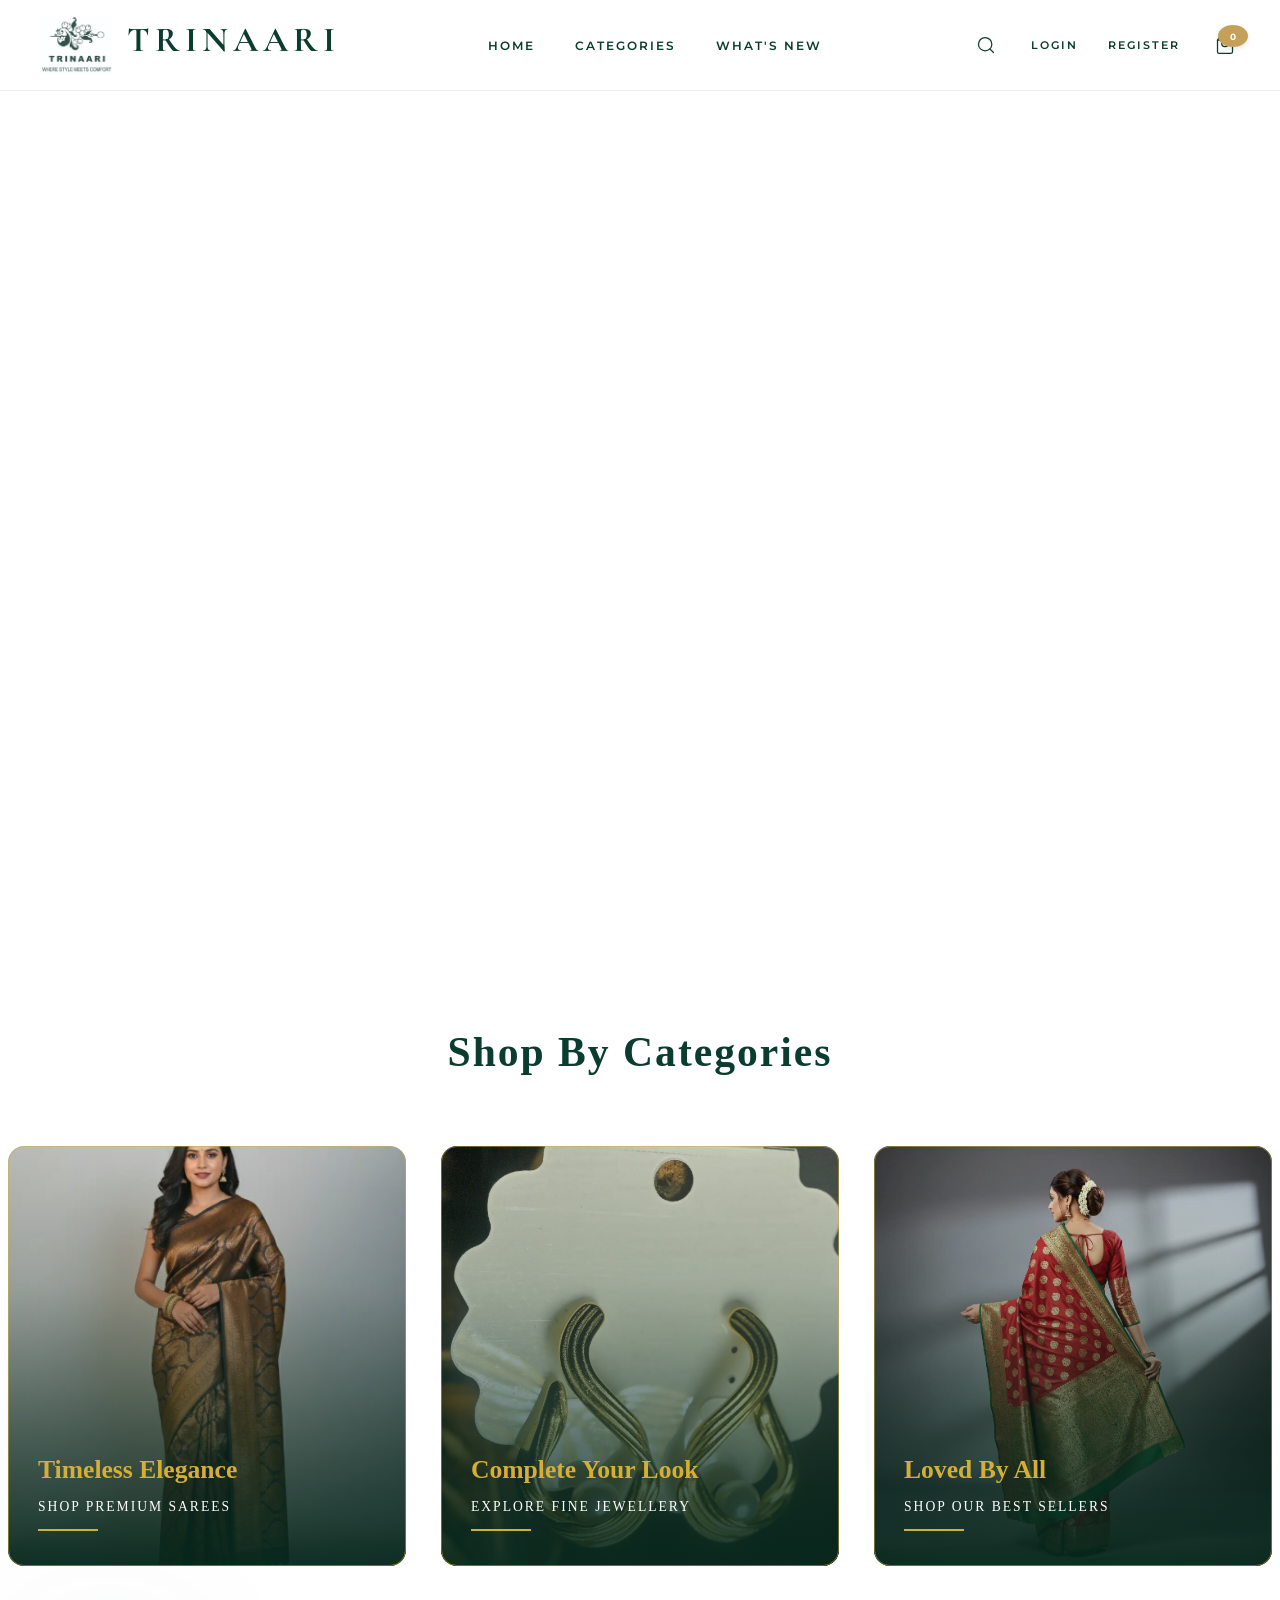
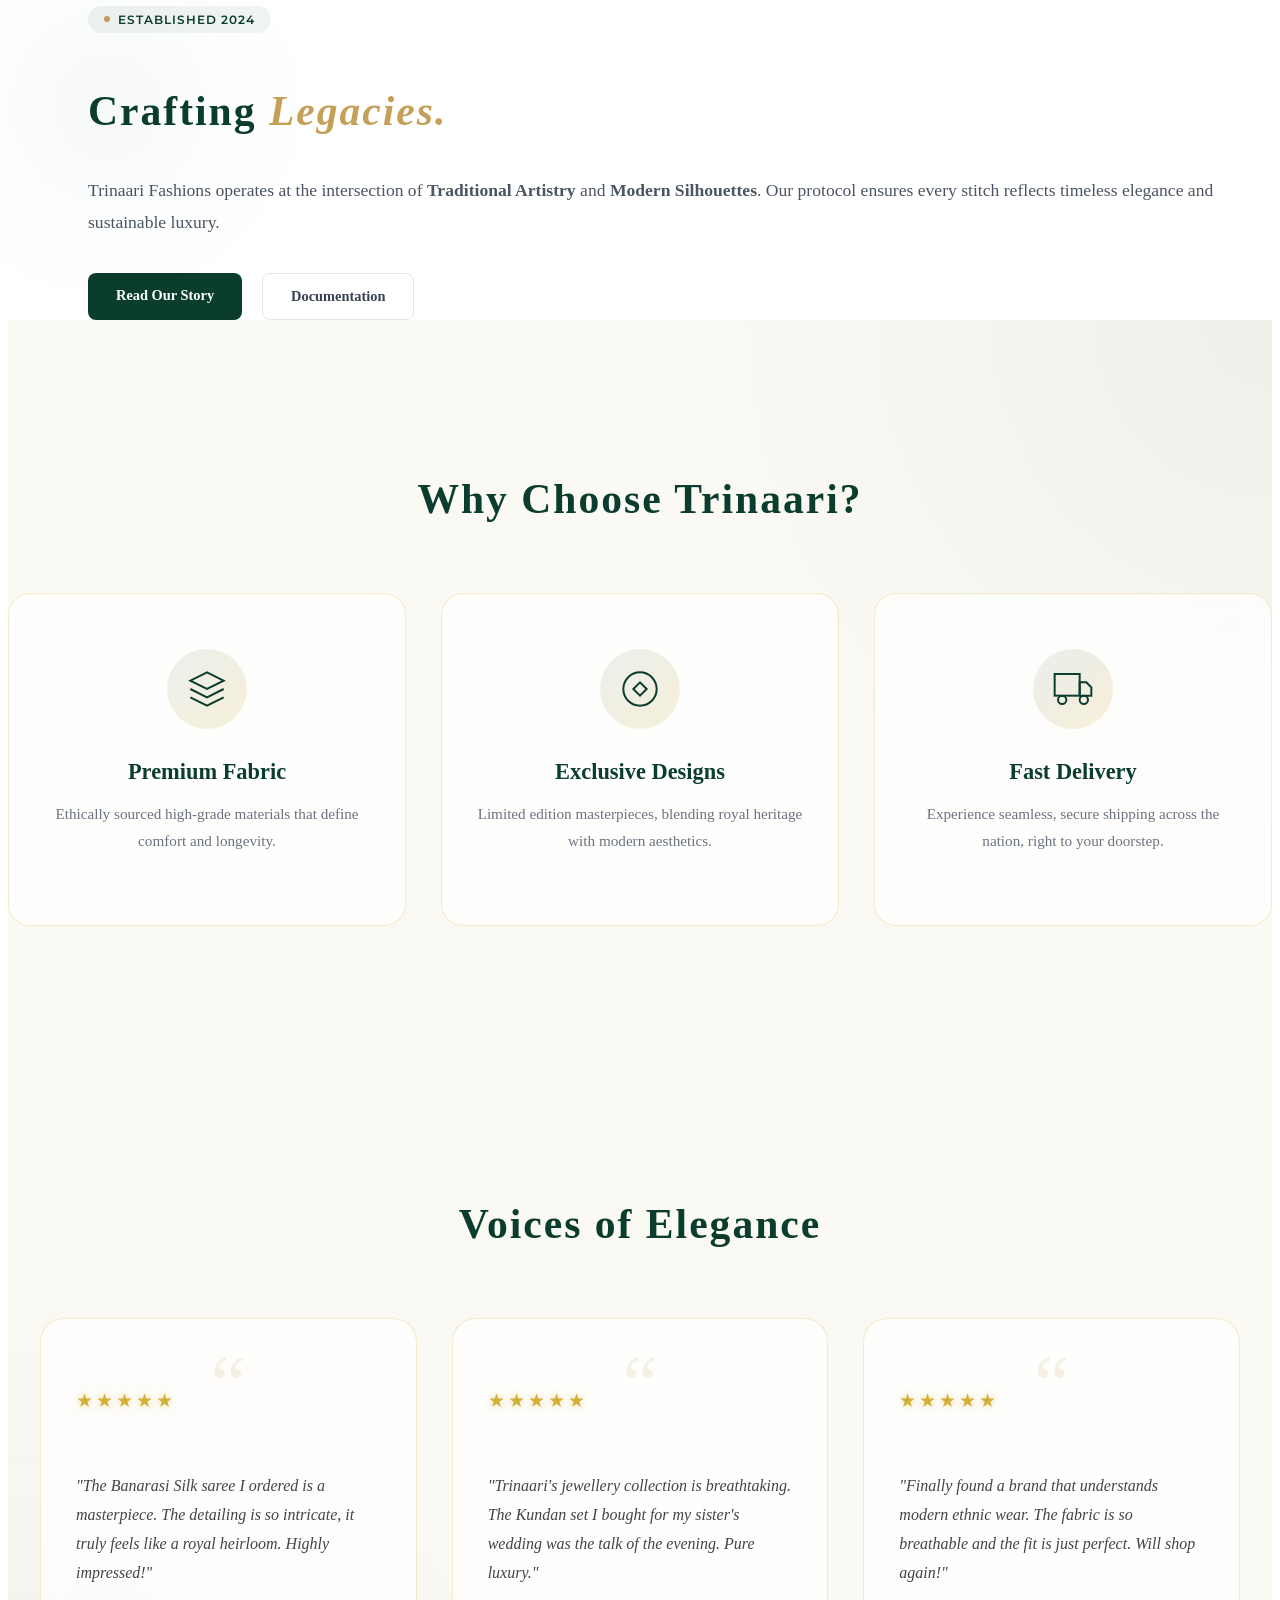
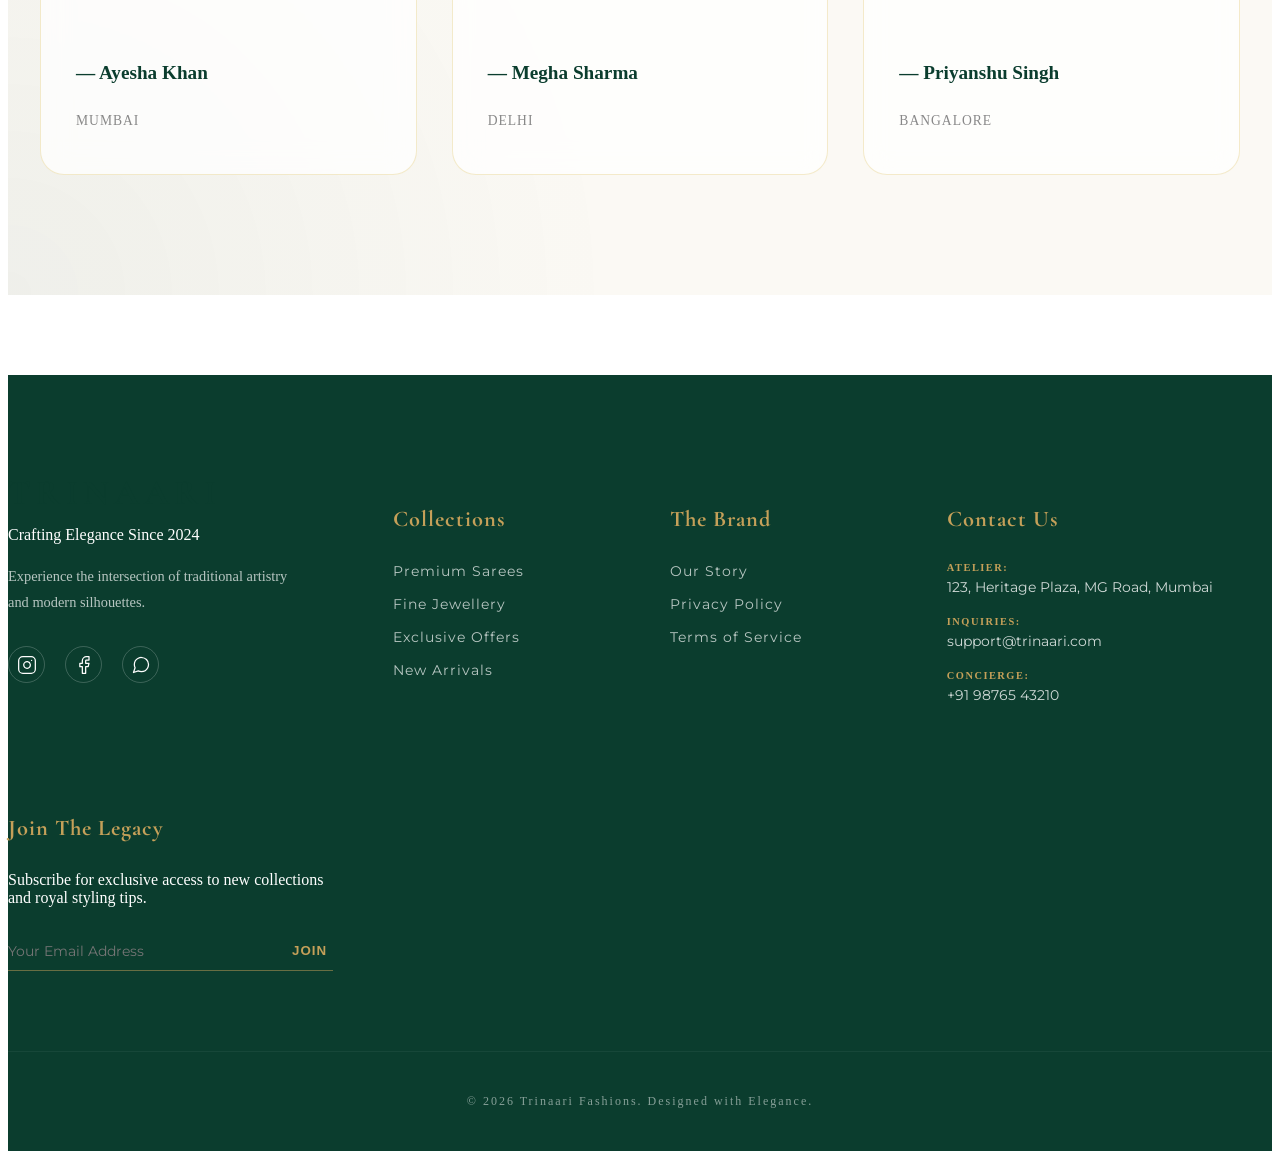
<file: Index.html>
<!DOCTYPE html>
<html lang="en">
<head>
    <meta charset="UTF-8">
    <meta name="viewport" content="width=device-width, initial-scale=1.0">
    <title>Trinaari Fashions | Luxury & Tradition</title>
    
    <link href="https://fonts.googleapis.com/css2?family=Cormorant+Garamond:wght@600;700&family=Montserrat:wght@300;400;600&display=swap" rel="stylesheet">
    
    <link rel="stylesheet" href="style.css">
</head>

<body>

    <!-- HEADER -->
   
<header class="site-header">
    <div class="nav-wrapper">
        <div class="brand-identity">
            <a href="index.html" class="logo-link">
                <img src="images/tinaarilogo.webp" alt="Trinaari" class="brand-logo">
                <span class="brand-name">TRINAARI</span>
            </a>
        </div>
<!-- NAVBAR -->
        <nav class="navigation">
            <ul class="menu-list">
                <li><a href="#" class="menu-item">HOME</a></li>
                
                <li class="has-dropdown">
                    <a href="#" class="menu-item">CATEGORIES</a>
                    <ul class="dropdown-menu">
                        <li><a href="sarees.html">SAREES</a></li>
                        <li><a href="jewelleries.html">JEWELLERIES</a></li>
                        <li><a href="new-offers.html">NEW OFFERS</a></li>

                    </ul>
                </li>

                <li><a href="whats-new.html" class="menu-item"> WHAT'S NEW</a></li>
            </ul>
        </nav>

       <div class="header-actions">
    <div class="search-wrapper">
        <button class="action-btn search-trigger" aria-label="Search">
            <svg width="20" height="20" viewBox="0 0 24 24" fill="none" stroke="currentColor" stroke-width="1.5" stroke-linecap="round" stroke-linejoin="round">
                <circle cx="11" cy="11" r="8"></circle>
                <line x1="21" y1="21" x2="16.65" y2="16.65"></line>
            </svg>
        </button>
    </div>
    <div id="search-overlay" class="search-overlay">
    <button class="close-search" id="close-search">
        <svg width="30" height="30" viewBox="0 0 24 24" fill="none" stroke="currentColor" stroke-width="1.5">
            <line x1="18" y1="6" x2="6" y2="18"></line>
            <line x1="6" y1="6" x2="18" y2="18"></line>
        </svg>
    </button>
    
    <div class="search-form-wrapper">
        <h2 class="search-title">Search Our <span class="accent-text">Collection</span></h2>
        <form action="/search" method="GET" class="search-form">
            <input type="text" name="query" placeholder="Sarees, Jewellery, New Arrivals..." autofocus>
            <button type="submit" class="search-submit-btn">
                <svg width="24" height="24" viewBox="0 0 24 24" fill="none" stroke="currentColor" stroke-width="2">
                    <circle cx="11" cy="11" r="8"></circle>
                    <line x1="21" y1="21" x2="16.65" y2="16.65"></line>
                </svg>
            </button>
        </form>
        <p class="search-hint">Press Enter to search or ESC to close</p>
    </div>
</div>

    <div class="has-dropdown login-dropdown">
        <a href="#" class="menu-item login-trigger">LOGIN</a>
        <ul class="dropdown-menu">
            <li><a href="user-login.html">USER LOGIN</a></li>
            <li><a href="admin-login.html">ADMIN LOGIN</a></li>
        </ul>
    </div>

    <a href="register.html" class="menu-item register-btn">REGISTER</a>

   <div class="cart-wrapper">
    <a href="cart.html" class="cart-link" style="text-decoration: none; position: relative; display: flex; align-items: center;">
        <button class="action-btn" aria-label="Cart" style="pointer-events: none;">
            <svg width="20" height="20" viewBox="0 0 24 24" fill="none" stroke="currentColor" stroke-width="1.5" stroke-linecap="round" stroke-linejoin="round">
                <path d="M6 2L3 6v14a2 2 0 0 0 2 2h14a2 2 0 0 0 2-2V6l-3-4Z"></path>
                <line x1="3" y1="6" x2="21" y2="6"></line>
                <path d="M16 10a4 4 0 0 1-8 0"></path>
            </svg>
        </button>
        <span class="cart-count">0</span>
    </a>
</div>
</div>
</header>

    <!-- HERO SECTIOM -->

<section class="hero">
    <div class="hero__slides">
        <div class="slide slide-1 active">
            <div class="hero-overlay">
                <div class="container">
                    <div class="hero-content">
                        <span class="hero-tag">Handcrafted Heirlooms</span>
                        <h1>Jewels That Tell <br> A Royal Story.</h1>
                        <div class="hero-btns">
                            <a href="#" class="btn-hero">DISCOVER JEWELLERY</a>
                        </div>
                    </div>
                </div>
            </div>
        </div>

        <div class="slide slide-2">
            <div class="hero-overlay">
                <div class="container">
                    <div class="hero-content">
                        <span class="hero-tag">Redefining Ethnic Luxury</span>
                        <h1>Crafting Legacies <br> In Every Stitch.</h1>
                        <div class="hero-btns">
                            <a href="#" class="btn-hero">EXPLORE SAREES</a>
                        </div>
                    </div>
                </div>
            </div>
        </div>

        <div class="slide slide-3">
            <div class="hero-overlay">
                <div class="container">
                    <div class="hero-content">
                        <span class="hero-tag">Timeless Royal Elegance</span>
                        <h1>Where Tradition <br> Meets Grandeur.</h1>
                        <div class="hero-btns">
                            <a href="#" class="btn-hero">WHATS NEW</a>
                        </div>
                    </div>
                </div>
            </div>
        </div>
    </div>
</section>

    <!-- COLLECTIONS -->

<section class="categories section-padding">
    <div class="container">
        <h2 class="section-title" style="text-align: center; margin-bottom: 30px;">Shop By Categories</h2>
        
        <div class="category-grid">
            <div class="category-card">
    <div class="img-box">
        <img src="images/shop_by_categories1.webp" alt="Sarees">
    </div>

    <div class="category-info">
        <h3>Timeless Elegance</h3>
        <p>Shop Premium Sarees</p>
    </div>
</div>

            <div class="category-card">
                <div class="img-box">
                    <img src="images\shop_by_categories2.webp" alt="Jewellery">
                </div>
                <div class="category-info">
                    <h3>Complete Your Look</h3>
                    <p>Explore Fine Jewellery</p>
                </div>
            </div>

            <div class="category-card">
                <div class="img-box">
                    <img src="images/slide3.webp" alt="New Arrivals">
                </div>
                <div class="category-info">
                    <h3>Loved By All </h3>
                    <p>Shop Our Best Sellers</p>
                </div>
            </div>
        </div>
    </div>
</section>

    <!-- ABOUT SECTION -->

<section class="about section-padding">
    <div class="container about-wrapper">
        <div class="about-image-api">
            <div class="api-blob"></div>
        </div>
        
        <div class="about-text">
            <div class="api-badge">
                <span class="dot"></span> Established 2024
            </div>
            <h2 class="section-title">Crafting <span class="accent-text">Legacies.</span></h2>
            <p class="api-description">
                Trinaari Fashions operates at the intersection of <strong>Traditional Artistry</strong> and <strong>Modern Silhouettes</strong>. Our protocol ensures every stitch reflects timeless elegance and sustainable luxury.
            </p>
            <div class="btn-group-api">
                <a href="#" class="btn-api-primary">Read Our Story</a>
                <a href="#" class="btn-api-secondary">Documentation</a>
            </div>
        </div>
    </div>
</section>

    <!-- WHY US -->
 
<section class="why-us section-padding">
    <div class="container">
        <h2 class="section-title" style="text-align: center;">Why Choose Trinaari?</h2>
        <div class="features">
            <div class="feature-box">
                <div class="icon-wrapper">
                    <svg width="40" height="40" viewBox="0 0 24 24" fill="none" stroke="currentColor" stroke-width="1.2">
                        <path d="M12 2L2 7l10 5 10-5-10-5zM2 17l10 5 10-5M2 12l10 5 10-5"></path>
                    </svg>
                </div>
                <h4>Premium Fabric</h4>
                <p>Ethically sourced high-grade materials that define comfort and longevity.</p>
            </div>

            <div class="feature-box">
                <div class="icon-wrapper">
                    <svg width="40" height="40" viewBox="0 0 24 24" fill="none" stroke="currentColor" stroke-width="1.2">
                        <circle cx="12" cy="12" r="10"></circle>
                        <path d="M12 8l-4 4 4 4 4-4-4-4z"></path>
                    </svg>
                </div>
                <h4>Exclusive Designs</h4>
                <p>Limited edition masterpieces, blending royal heritage with modern aesthetics.</p>
            </div>

            <div class="feature-box">
                <div class="icon-wrapper">
                    <svg width="40" height="40" viewBox="0 0 24 24" fill="none" stroke="currentColor" stroke-width="1.2">
                        <rect x="1" y="3" width="15" height="13"></rect>
                        <polygon points="16 8 20 8 23 11 23 16 16 16 16 8"></polygon>
                        <circle cx="5.5" cy="18.5" r="2.5"></circle>
                        <circle cx="18.5" cy="18.5" r="2.5"></circle>
                    </svg>
                </div>
                <h4>Fast Delivery</h4>
                <p>Experience seamless, secure shipping across the nation, right to your doorstep.</p>
            </div>
        </div>
    </div>
</section>

    <!-- TESTIMONIALS SECTION -->

<section class="testimonials section-padding">
    <div class="container">
        <h2 class="section-title" style="text-align: center;">Voices of Elegance</h2>
        
        <div class="testimonial-slider">
            <div class="testimonial-card">
                <div class="stars">★★★★★</div>
                <p>"The Banarasi Silk saree I ordered is a masterpiece. The detailing is so intricate, it truly feels like a royal heirloom. Highly impressed!"</p>
                <h4>— Ayesha Khan</h4>
                <span class="location">Mumbai</span>
            </div>

            <div class="testimonial-card">
                <div class="stars">★★★★★</div>
                <p>"Trinaari's jewellery collection is breathtaking. The Kundan set I bought for my sister's wedding was the talk of the evening. Pure luxury."</p>
                <h4>— Megha Sharma</h4>
                <span class="location">Delhi</span>
            </div>

            <div class="testimonial-card">
                <div class="stars">★★★★★</div>
                <p>"Finally found a brand that understands modern ethnic wear. The fabric is so breathable and the fit is just perfect. Will shop again!"</p>
                <h4>— Priyanshu Singh</h4>
                <span class="location">Bangalore</span>
            </div>
        </div>
    </div>
</section>
    <!-- FOOTER SECTION -->
   
<footer class="footer">
    <div class="container footer-grid">
        <div class="footer-section brand-info">
            <h3 class="brand-name">TRINAARI</h3>
            <p class="brand-tagline">Crafting Elegance Since 2024</p>
            <p class="brand-desc">Experience the intersection of traditional artistry and modern silhouettes.</p>
            <div class="social-icons">
    <a href="https://www.instagram.com/trinaari_fashion_/" target="_blank" aria-label="Instagram" class="social-link">
        <svg width="20" height="20" viewBox="0 0 24 24" fill="none" stroke="currentColor" stroke-width="1.5" stroke-linecap="round" stroke-linejoin="round">
            <rect x="2" y="2" width="20" height="20" rx="5" ry="5"></rect>
            <path d="M16 11.37A4 4 0 1 1 12.63 8 4 4 0 0 1 16 11.37z"></path>
            <line x1="17.5" y1="6.5" x2="17.51" y2="6.5"></line>
        </svg>
    </a>

    <a href="https://www.facebook.com/profile.php?id=61576204234900" target="_blank" aria-label="Facebook" class="social-link">
        <svg width="20" height="20" viewBox="0 0 24 24" fill="none" stroke="currentColor" stroke-width="1.5" stroke-linecap="round" stroke-linejoin="round">
            <path d="M18 2h-3a5 5 0 0 0-5 5v3H7v4h3v8h4v-8h3l1-4h-4V7a1 1 0 0 1 1-1h3z"></path>
        </svg>
    </a>
    <a href="https://wa.me/919471160966" target="_blank" aria-label="WhatsApp" class="social-link">
        <svg width="20" height="20" viewBox="0 0 24 24" fill="none" stroke="currentColor" stroke-width="1.5" stroke-linecap="round" stroke-linejoin="round">
            <path d="M21 11.5a8.38 8.38 0 0 1-.9 3.8 8.5 8.5 0 0 1-7.6 4.7 8.38 8.38 0 0 1-3.8-.9L3 21l1.9-5.7a8.38 8.38 0 0 1-.9-3.8 8.5 8.5 0 0 1 4.7-7.6 8.38 8.38 0 0 1 3.8-.9h.5a8.48 8.48 0 0 1 8 8v.5z"></path>
        </svg>
    </a>
</div>
        </div>

        <div class="footer-section">
            <h4 class="footer-heading">Collections</h4>
            <ul class="footer-links">
                <li><a href="sarees.html">Premium Sarees</a></li>
                <li><a href="jewelleries.html">Fine Jewellery</a></li>
                <li><a href="new-offers.html">Exclusive Offers</a></li>
                <li><a href="whats-new.html">New Arrivals</a></li>
            </ul>
        </div>

        <div class="footer-section">
            <h4 class="footer-heading">The Brand</h4>
            <ul class="footer-links">
                <li><a href="about.html">Our Story</a></li>
                <li><a href="privacy.html">Privacy Policy</a></li>
                <li><a href="terms.html">Terms of Service</a></li>
            </ul>
        </div>
         <div class="footer-section contact-info">
    <h4 class="footer-heading">Contact Us</h4>
    <ul class="footer-contact-list">
        <li>
            <span class="contact-label">Atelier:</span>
            <p>123, Heritage Plaza, MG Road, Mumbai</p>
        </li>
        <li>
            <span class="contact-label">Inquiries:</span>
            <p>support@trinaari.com</p>
        </li>
        <li>
            <span class="contact-label">Concierge:</span>
            <p>+91 98765 43210</p>
        </li>
    </ul>
</div>
        <div class="footer-section newsletter">
            <h4 class="footer-heading">Join The Legacy</h4>
            <p>Subscribe for exclusive access to new collections and royal styling tips.</p>
            <form class="footer-subscribe">
                <input type="email" placeholder="Your Email Address">
                <button type="submit">JOIN</button>
            </form>
        </div>
    </div>

    <div class="footer-bottom">
        <div class="container">
            <p>© 2026 Trinaari Fashions. Designed with Elegance.</p>
        </div>
    </div>
</footer>

<script>
    const searchTrigger = document.querySelector('.search-trigger'); // Header wala search button
    const searchOverlay = document.getElementById('search-overlay');
    const closeSearch = document.getElementById('close-search');

    // Open Search
    searchTrigger.addEventListener('click', (e) => {
        e.preventDefault();
        searchOverlay.classList.add('active');
        document.body.style.overflow = 'hidden'; // Scroll rokne ke liye
    });

    // Close Search
    closeSearch.addEventListener('click', () => {
        searchOverlay.classList.remove('active');
        document.body.style.overflow = 'auto'; // Scroll wapas start
    });

    // ESC key se close ho jaye
    document.addEventListener('keydown', (e) => {
        if (e.key === "Escape" && searchOverlay.classList.contains('active')) {
            searchOverlay.classList.remove('active');
            document.body.style.overflow = 'auto';
        }
    });
</script>
</body>
</html>
</file>
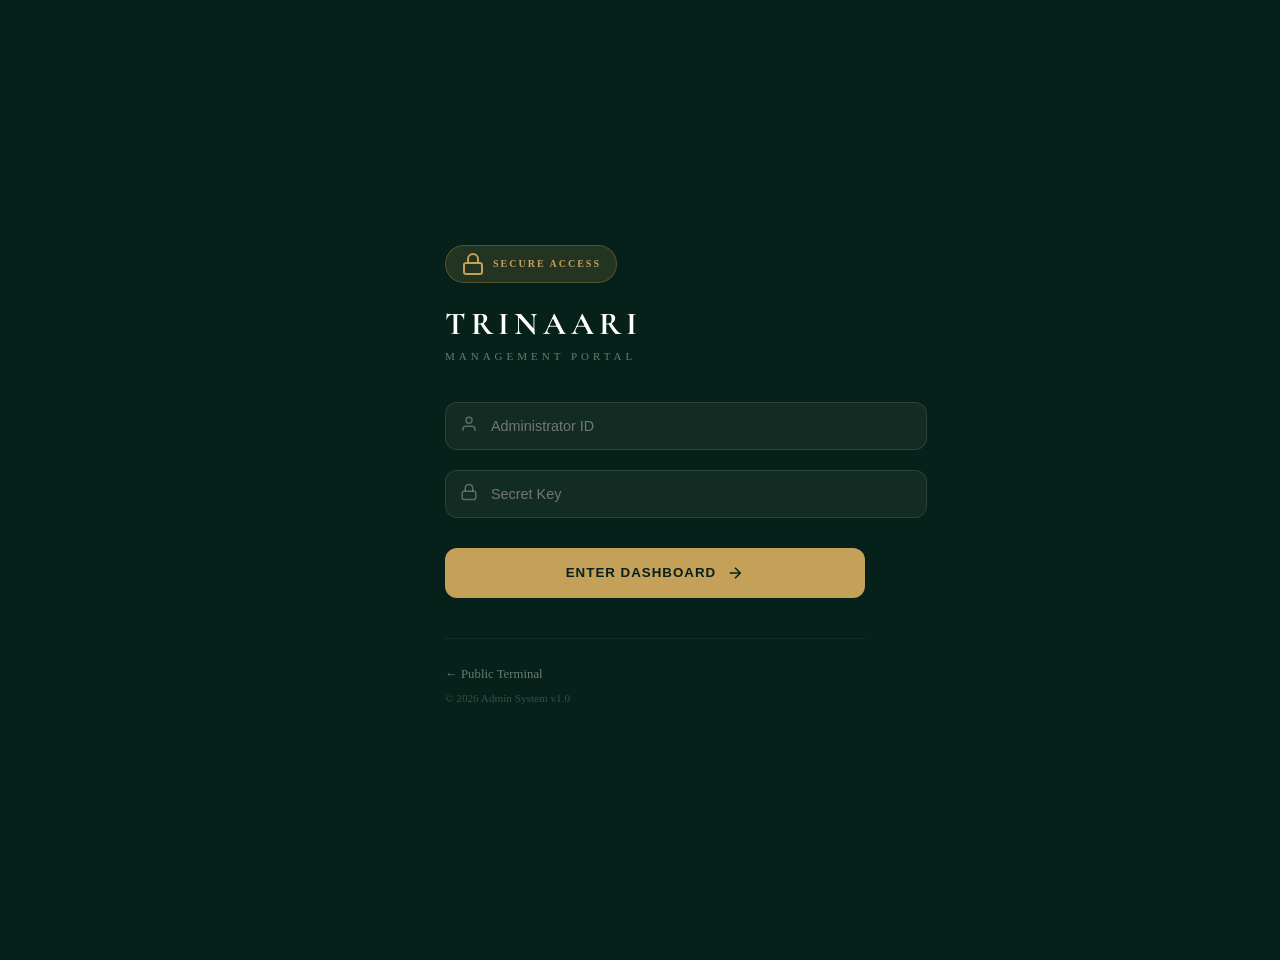
<file: admin-login.html>
<!DOCTYPE html>
<html lang="en">
<head>
    <meta charset="UTF-8">
    <meta name="viewport" content="width=device-width, initial-scale=1.0">
    <title>Admin Access | Trinaari Fashions</title>
    <link href="https://fonts.googleapis.com/css2?family=Cormorant+Garamond:wght@600;700&family=Montserrat:wght@300;400;600&display=swap" rel="stylesheet">
    <link rel="stylesheet" href="style.css">
</head>
<body class="admin-body">

    <div class="admin-login-wrapper">
        <div class="admin-glow-1"></div>
        <div class="admin-glow-2"></div>

        <div class="admin-card">
            <div class="admin-header">
                <div class="admin-badge">
                    <svg width="24" height="24" viewBox="0 0 24 24" fill="none" stroke="currentColor" stroke-width="2">
                        <rect x="3" y="11" width="18" height="11" rx="2" ry="2"></rect>
                        <path d="M7 11V7a5 5 0 0 1 10 0v4"></path>
                    </svg>
                    <span>SECURE ACCESS</span>
                </div>
                <h1 class="brand-name">TRINAARI</h1>
                <p class="admin-tagline">Management Portal</p>
            </div>

         <form id="adminLoginForm" class="admin-form">
                <div class="admin-input-group">
                    <input type="text" id="admin-id" placeholder="Administrator ID" required>
                    <span class="input-icon">
                        <svg width="18" height="18" viewBox="0 0 24 24" fill="none" stroke="currentColor" stroke-width="2">
                            <path d="M20 21v-2a4 4 0 0 0-4-4H8a4 4 0 0 0-4 4v2"></path>
                            <circle cx="12" cy="7" r="4"></circle>
                        </svg>
                    </span>
                </div>

                <div class="admin-input-group">
                    <input type="password" id="admin-pass" placeholder="Secret Key" required>
                    <span class="input-icon">
                        <svg width="18" height="18" viewBox="0 0 24 24" fill="none" stroke="currentColor" stroke-width="2">
                            <rect x="3" y="11" width="18" height="11" rx="2" ry="2"></rect>
                            <path d="M7 11V7a5 5 0 0 1 10 0v4"></path>
                        </svg>
                    </span>
                </div>

                <button type="submit" class="btn-admin-login">
                    ENTER DASHBOARD
                    <svg width="18" height="18" viewBox="0 0 24 24" fill="none" stroke="currentColor" stroke-width="2">
                        <line x1="5" y1="12" x2="19" y2="12"></line>
                        <polyline points="12 5 19 12 12 19"></polyline>
                    </svg>
                </button>
            </form>

            <div class="admin-footer">
                <a href="index.html">← Public Terminal</a>
                <p>© 2026 Admin System v1.0</p>
            </div>
        </div>
    </div>
<script>
    document.getElementById('adminLoginForm').addEventListener('submit', function(e) {
        e.preventDefault(); // Page refresh hone se rokne ke liye

        // Inputs ki values nikalna
        const adminId = document.getElementById('admin-id').value;
        const adminPass = document.getElementById('admin-pass').value;

        // Static Credentials (Aap ise change kar sakte hain)
        const correctId = "admin123";
        const correctPass = "trinaari2026";

        if (adminId === correctId && adminPass === correctPass) {
            // Success: Admin Panel par redirect karein
            alert("Access Granted! Redirecting to Dashboard...");
            window.location.href = "admin-panel.html"; 
        } else {
            // Error: Wrong password alert
            alert("Invalid Administrator ID or Secret Key. Access Denied.");
        }
    });
</script>
</body>
</html>
</file>
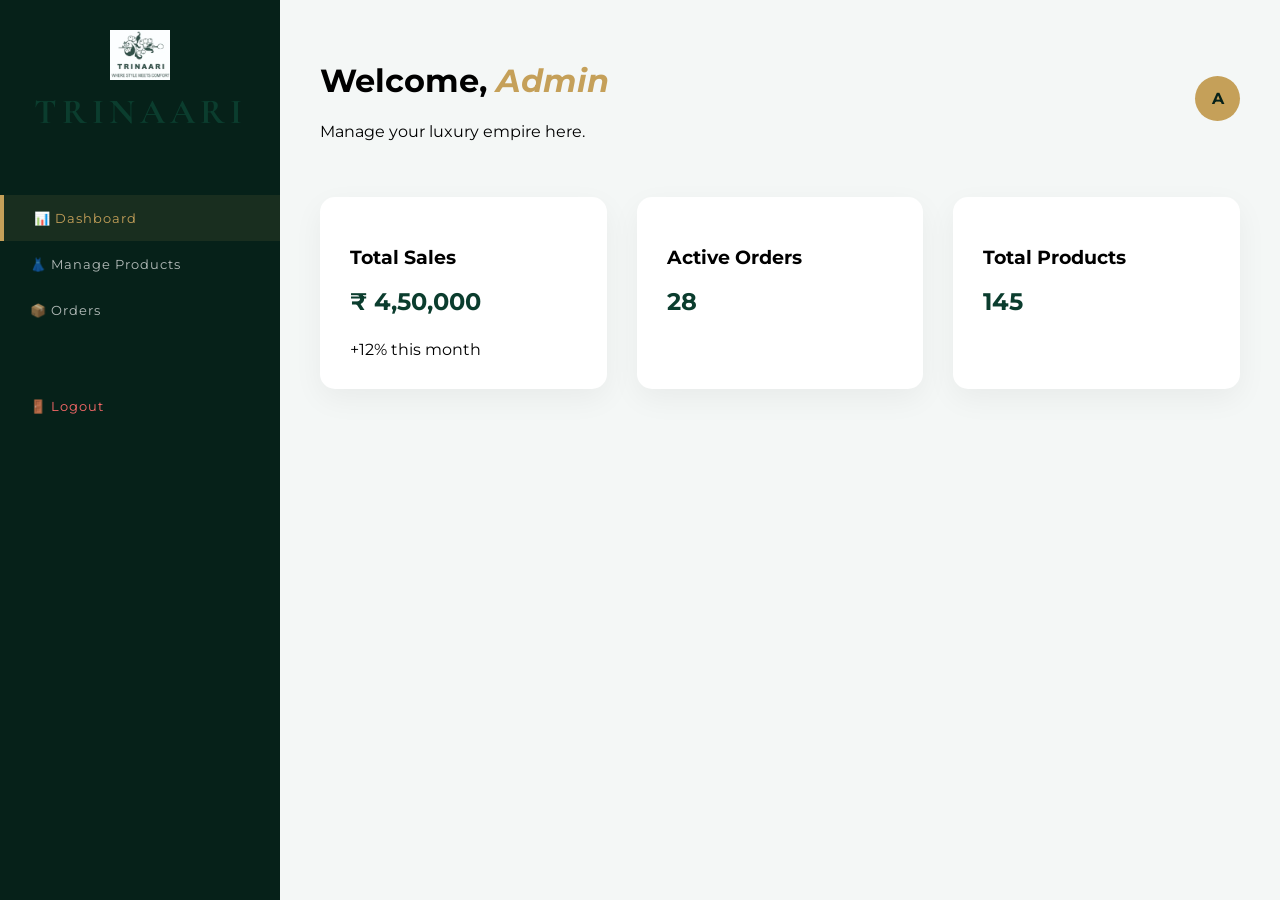
<file: admin-panel.html>
<!DOCTYPE html>
<html lang="en">
<head>
    <meta charset="UTF-8">
    <meta name="viewport" content="width=device-width, initial-scale=1.0">
    <title>Admin Dashboard | Trinaari Fashions</title>
    <link href="https://fonts.googleapis.com/css2?family=Cormorant+Garamond:wght@600;700&family=Montserrat:wght@300;400;600&display=swap" rel="stylesheet">
    <link rel="stylesheet" href="style.css">
    <link rel="stylesheet" href="admin-style.css">
</head>
<body class="admin-panel-body">

    <aside class="admin-sidebar">
        <div class="sidebar-header">
            <img src="images/tinaarilogo.webp" alt="Trinaari" class="admin-logo">
            <h2 class="brand-name">TRINAARI</h2>
        </div>

        <nav class="sidebar-nav">
            <ul>
                <li><a href="#" class="nav-link active" onclick="showSection('dashboard')">
                    <span class="icon">📊</span> Dashboard</a></li>
                <li><a href="#" class="nav-link" onclick="showSection('products')">
                    <span class="icon">👗</span> Manage Products</a></li>
                <li><a href="#" class="nav-link" onclick="showSection('orders')">
                    <span class="icon">📦</span> Orders</a></li>
                <li class="logout-item"><a href="index.html" class="nav-link logout-btn">
                    <span class="icon">🚪</span> Logout</a></li>
            </ul>
        </nav>
    </aside>

    <main class="admin-main">
        <header class="admin-top-bar">
            <div class="welcome-text">
                <h1>Welcome, <span class="accent-text">Admin</span></h1>
                <p>Manage your luxury empire here.</p>
            </div>
            <div class="admin-profile">
                <div class="admin-avatar">A</div>
            </div>
        </header>

        <section id="dashboard" class="admin-section active">
            <div class="stats-grid">
                <div class="stat-card">
                    <h3>Total Sales</h3>
                    <p class="stat-value">₹ 4,50,000</p>
                    <span class="stat-trend">+12% this month</span>
                </div>
                <div class="stat-card">
                    <h3>Active Orders</h3>
                    <p class="stat-value">28</p>
                </div>
                <div class="stat-card">
                    <h3>Total Products</h3>
                    <p class="stat-value">145</p>
                </div>
            </div>
        </section>

        <section id="products" class="admin-section">
            <div class="section-header">
                <h2>Manage Inventory</h2>
                <button class="btn-api-primary">+ Add New Product</button>
            </div>
            <table class="admin-table">
                <thead>
                    <tr>
                        <th>Image</th>
                        <th>Product Name</th>
                        <th>Category</th>
                        <th>Price</th>
                        <th>Stock</th>
                        <th>Actions</th>
                    </tr>
                </thead>
                <tbody>
                    <tr>
                        <td><img src="images/shop_by_categories1.webp" width="40" alt=""></td>
                        <td>Banarasi Silk Saree</td>
                        <td>Sarees</td>
                        <td>₹ 12,500</td>
                        <td>15</td>
                        <td><button class="edit-btn">Edit</button> <button class="delete-btn">Delete</button></td>
                    </tr>
                </tbody>
            </table>
        </section>

        <section id="orders" class="admin-section">
            <h2>Customer Orders</h2>
            <table class="admin-table">
                <thead>
                    <tr>
                        <th>Order ID</th>
                        <th>Customer</th>
                        <th>Product</th>
                        <th>Status</th>
                        <th>Total</th>
                    </tr>
                </thead>
                <tbody>
                    <tr>
                        <td>#TR-8842</td>
                        <td>Ayesha Khan</td>
                        <td>Kundan Necklace Set</td>
                        <td><span class="status-badge pending">Pending</span></td>
                        <td>₹ 8,900</td>
                    </tr>
                </tbody>
            </table>
        </section>
    </main>

    <script>
        function showSection(sectionId) {
            // Hide all sections
            document.querySelectorAll('.admin-section').forEach(section => {
                section.classList.remove('active');
            });
            // Show selected section
            document.getElementById(sectionId).classList.add('active');
            
            // Update active nav link
            document.querySelectorAll('.nav-link').forEach(link => {
                link.classList.remove('active');
            });
            event.currentTarget.classList.add('active');
        }
    </script>
</body>
</html>
</file>
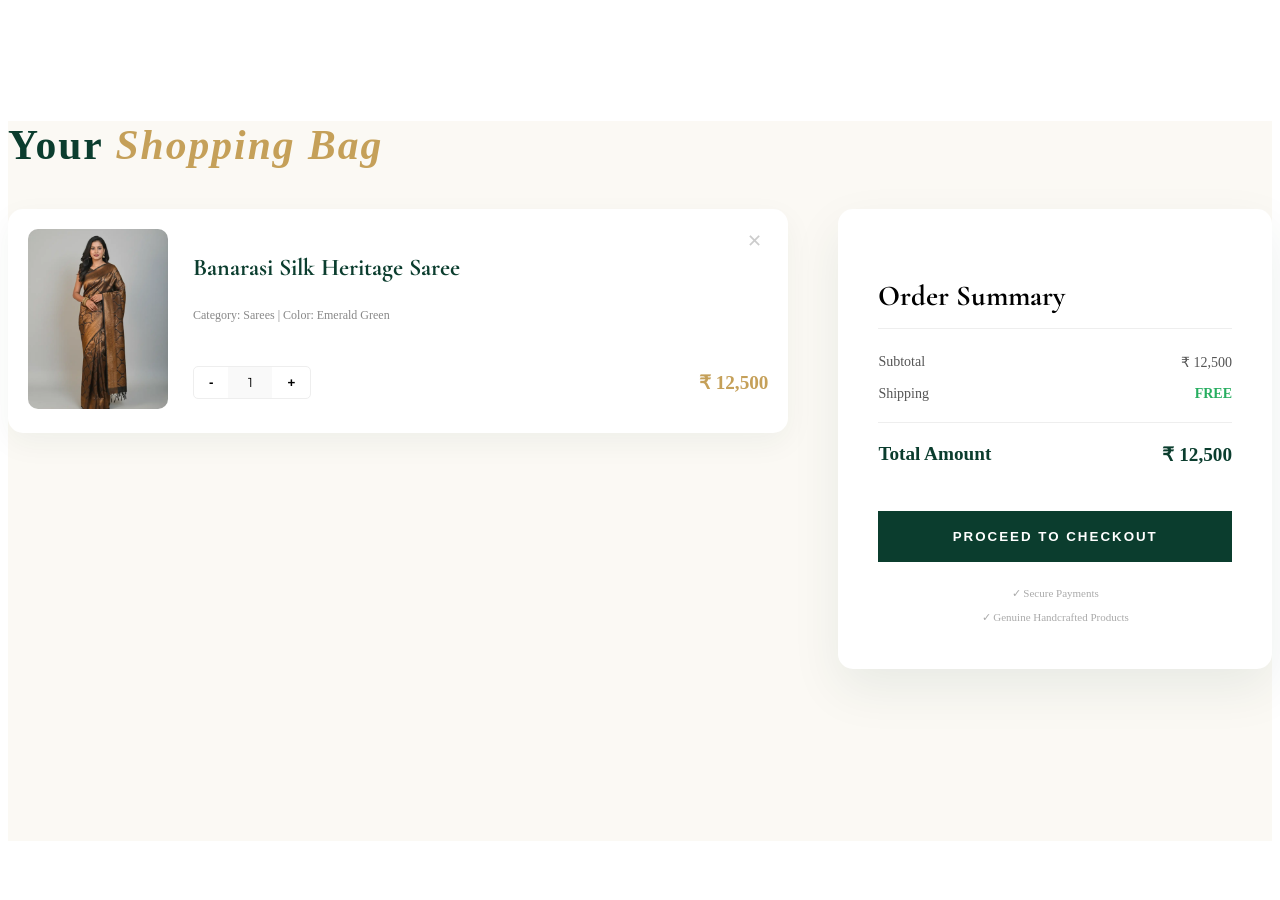
<file: cart.html>
<!DOCTYPE html>
<html lang="en">
<head>
    <meta charset="UTF-8">
    <meta name="viewport" content="width=device-width, initial-scale=1.0">
    <title>Your Bag | Trinaari Fashions</title>
    <link href="https://fonts.googleapis.com/css2?family=Cormorant+Garamond:wght@600;700&family=Montserrat:wght@300;400;600&display=swap" rel="stylesheet">
    <link rel="stylesheet" href="style.css">
    <link rel="stylesheet" href="cart-style.css">
</head>
<body>

    <div class="cart-page-wrapper section-padding">
        <div class="container">
            <h1 class="section-title">Your <span class="accent-text">Shopping Bag</span></h1>
            
            <div class="cart-flex-container">
                <div class="cart-items-list">
                    <div class="cart-item">
                        <div class="cart-item-img">
                            <img src="images/shop_by_categories1.webp" alt="Saree">
                        </div>
                        <div class="cart-item-details">
                            <div class="detail-header">
                                <h3>Banarasi Silk Heritage Saree</h3>
                                <button class="remove-item">✕</button>
                            </div>
                            <p class="item-meta">Category: Sarees | Color: Emerald Green</p>
                            <div class="qty-price-row">
                                <div class="qty-selector">
                                    <button>-</button>
                                    <input type="text" value="1" readonly>
                                    <button>+</button>
                                </div>
                                <p class="item-total-price">₹ 12,500</p>
                            </div>
                        </div>
                    </div>
                </div>

                <div class="cart-summary-section">
                    <div class="summary-card">
                        <h3>Order Summary</h3>
                        <div class="summary-row">
                            <span>Subtotal</span>
                            <span>₹ 12,500</span>
                        </div>
                        <div class="summary-row">
                            <span>Shipping</span>
                            <span class="free-text">FREE</span>
                        </div>
                        <div class="summary-row total-row">
                            <span>Total Amount</span>
                            <span>₹ 12,500</span>
                        </div>
                        
                        <button class="checkout-btn">PROCEED TO CHECKOUT</button>
                        
                        <div class="trust-badges">
                            <p>✓ Secure Payments</p>
                            <p>✓ Genuine Handcrafted Products</p>
                        </div>
                    </div>
                </div>
            </div>
        </div>
    </div>

</body>
</html>
</file>
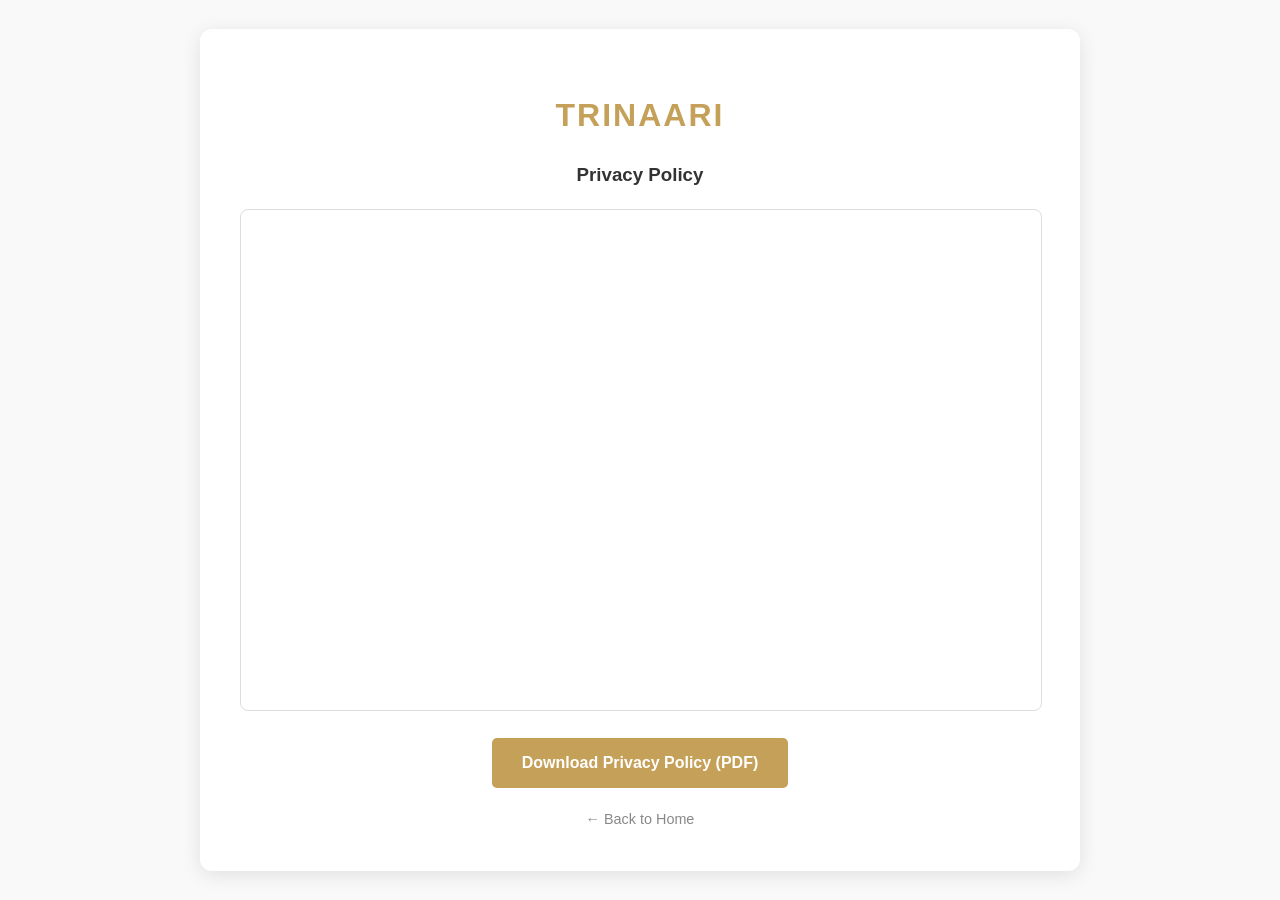
<file: privacy.html>
<!DOCTYPE html>
<html lang="en">
<head>
    <meta charset="UTF-8">
    <meta name="viewport" content="width=device-width, initial-scale=1.0">
    <title>Privacy Policy | TRINAARI</title>
    <style>
        :root {
            --brand-gold: #c5a059; /* Aap apne brand color ke hisaab se change kar sakte hain */
            --text-dark: #333;
            --bg-light: #f9f9f9;
        }
        body {
            font-family: 'Segoe UI', Tahoma, Geneva, Verdana, sans-serif;
            line-height: 1.6;
            color: var(--text-dark);
            background-color: var(--bg-light);
            margin: 0;
            padding: 0;
            display: flex;
            justify-content: center;
            align-items: center;
            min-height: 100vh;
        }
        .policy-container {
            background: white;
            max-width: 800px;
            width: 90%;
            padding: 40px;
            border-radius: 12px;
            box-shadow: 0 4px 20px rgba(0,0,0,0.1);
            text-align: center;
        }
        h1 {
            color: var(--brand-gold);
            font-size: 2rem;
            margin-bottom: 10px;
            letter-spacing: 2px;
        }
        p {
            margin-bottom: 30px;
            color: #666;
        }
        .pdf-viewer {
            width: 100%;
            height: 500px;
            border: 1px solid #ddd;
            margin-bottom: 20px;
            border-radius: 8px;
        }
        .btn-download {
            display: inline-block;
            background-color: var(--brand-gold);
            color: white;
            padding: 12px 30px;
            text-decoration: none;
            border-radius: 5px;
            font-weight: bold;
            transition: opacity 0.3s;
        }
        .btn-download:hover {
            opacity: 0.8;
        }
        .back-home {
            display: block;
            margin-top: 20px;
            color: #888;
            text-decoration: none;
            font-size: 0.9rem;
        }
    </style>
</head>
<body>

    <div class="policy-container">
        <h1>TRINAARI</h1>
        <h3>Privacy Policy</h3>
        <iframe src="https://docs.google.com/document/d/1Uid4crckSu_R1w8XLHHrvsSOEEINUehSDAeAAgkTWrw/edit?tab=t.0#heading=h.cns04vwvyxko" class="pdf-viewer"></iframe>

        <br>

        <a href="https://docs.google.com/document/d/1Uid4crckSu_R1w8XLHHrvsSOEEINUehSDAeAAgkTWrw/edit?tab=t.0#heading=h.cns04vwvyxko" class="btn-download">
            Download Privacy Policy (PDF)
        </a>

        <a href="index.html" class="back-home">← Back to Home</a>
    </div>

</body>
</html>
</file>
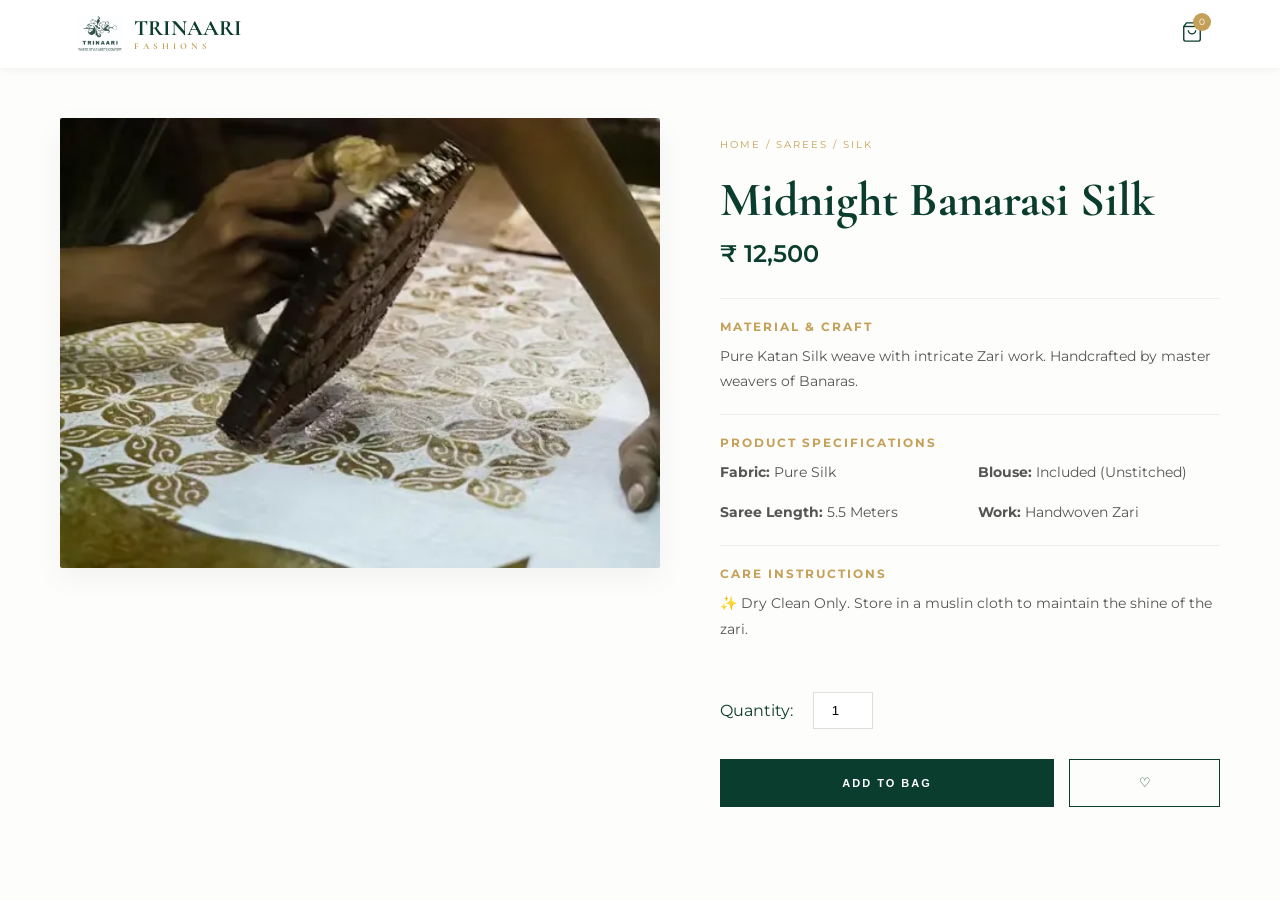
<file: product-details.html>
<!DOCTYPE html>
<html lang="en">
<head>
    <meta charset="UTF-8">
    <meta name="viewport" content="width=device-width, initial-scale=1.0">
    <title>Product Details | Trinaari Fashions</title>
    <link href="https://fonts.googleapis.com/css2?family=Cormorant+Garamond:ital,wght@0,600;0,700;1,500&family=Montserrat:wght@300;400;600&display=swap" rel="stylesheet">
    <link rel="stylesheet" href="sarees.css"> <style>
        .details-container {
            max-width: 1200px;
            margin: 50px auto;
            display: grid;
            grid-template-columns: 1.2fr 1fr;
            gap: 60px;
            padding: 0 20px;
        }

        .product-image-gallery img {
            width: 100%;
            border-radius: 2px;
            box-shadow: 0 10px 30px rgba(0,0,0,0.05);
        }

        .product-info-box {
            padding: 20px 0;
        }

        .breadcrumb {
            font-size: 10px;
            letter-spacing: 2px;
            text-transform: uppercase;
            margin-bottom: 20px;
            color: var(--brand-gold);
        }

        .product-info-box h1 {
            font-family: 'Cormorant Garamond', serif;
            font-size: 3rem;
            margin-bottom: 10px;
            color: var(--brand-green);
        }

        .detail-price {
            font-size: 1.5rem;
            font-weight: 600;
            margin-bottom: 30px;
            color: var(--brand-green);
        }

        .detail-section {
            border-top: 1px solid #eee;
            padding: 20px 0;
        }

        .detail-section h4 {
            text-transform: uppercase;
            font-size: 12px;
            letter-spacing: 2px;
            margin-bottom: 10px;
            color: var(--brand-gold);
        }

        .detail-section p, .detail-section li {
            font-size: 14px;
            line-height: 1.8;
            color: #555;
            list-style: none;
        }

        .specs-list {
            display: grid;
            grid-template-columns: 1fr 1fr;
            gap: 15px;
        }

        .qty-box {
            display: flex;
            align-items: center;
            gap: 20px;
            margin: 30px 0;
        }

        .qty-input {
            width: 60px;
            padding: 10px;
            border: 1px solid #ddd;
            text-align: center;
        }

        .action-btns {
            display: flex;
            gap: 15px;
        }

        .btn-primary {
            flex: 2;
            background: var(--brand-green);
            color: white;
            border: none;
            padding: 18px;
            font-weight: 600;
            letter-spacing: 2px;
            cursor: pointer;
            text-transform: uppercase;
            font-size: 11px;
        }

        .btn-wishlist {
            flex: 1;
            background: transparent;
            border: 1px solid var(--brand-green);
            color: var(--brand-green);
            cursor: pointer;
        }

        @media (max-width: 768px) {
            .details-container { grid-template-columns: 1fr; }
        }
    </style>
</head>
<body>

    <nav class="navbar">
        <a href="index.html" class="nav-logo-box">
            <img src="images/tinaarilogo.webp" alt="Logo" class="brand-logo-img">
            <div class="logo-text">TRINAARI<span>FASHIONS</span></div>
        </a>
        <div class="nav-right">
            <a href="cart.html" class="icon-link">
                <svg class="icon-svg" viewBox="0 0 24 24"><path d="M6 2L3 6v14a2 2 0 0 0 2 2h14a2 2 0 0 0 2-2V6l-3-4Z"></path><line x1="3" y1="6" x2="21" y2="6"></line><path d="M16 10a4 4 0 0 1-8 0"></path></svg>
                <div class="badge">0</div>
            </a>
        </div>
    </nav>

    <div class="details-container">
        <div class="product-image-gallery">
            <img src="images/2slide.webp" alt="Saree Detail View">
        </div>

        <div class="product-info-box">
            <div class="breadcrumb">Home / Sarees / Silk</div>
            <h1>Midnight Banarasi Silk</h1>
            <p class="detail-price">₹ 12,500</p>

            <div class="detail-section">
                <h4>Material & Craft</h4>
                <p>Pure Katan Silk weave with intricate Zari work. Handcrafted by master weavers of Banaras.</p>
            </div>

            <div class="detail-section">
                <h4>Product Specifications</h4>
                <div class="specs-list">
                    <li><strong>Fabric:</strong> Pure Silk</li>
                    <li><strong>Blouse:</strong> Included (Unstitched)</li>
                    <li><strong>Saree Length:</strong> 5.5 Meters</li>
                    <li><strong>Work:</strong> Handwoven Zari</li>
                </div>
            </div>

            <div class="detail-section">
                <h4>Care Instructions</h4>
                <p>✨ Dry Clean Only. Store in a muslin cloth to maintain the shine of the zari.</p>
            </div>

            <div class="qty-box">
                <span>Quantity:</span>
                <input type="number" value="1" min="1" class="qty-input">
            </div>

            <div class="action-btns">
                <button class="btn-primary">Add to Bag</button>
                <button class="btn-wishlist">♡</button>
            </div>
        </div>
    </div>

</body>
</html>
</file>
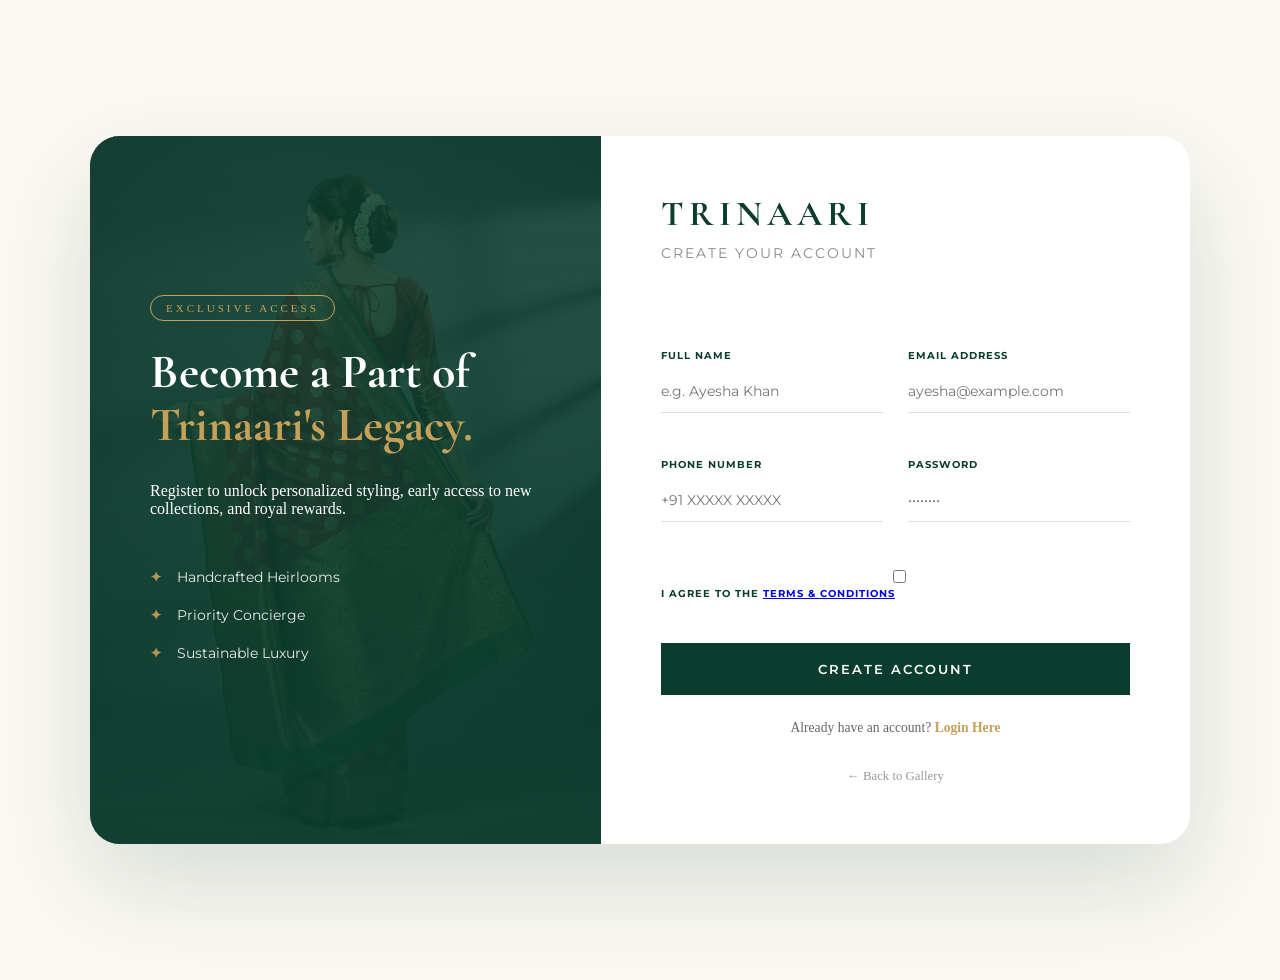
<file: register.html>
<!DOCTYPE html>
<html lang="en">
<head>
    <meta charset="UTF-8">
    <meta name="viewport" content="width=device-width, initial-scale=1.0">
    <title>Join the Legacy | Trinaari Fashions</title>
    <link href="https://fonts.googleapis.com/css2?family=Cormorant+Garamond:wght@600;700&family=Montserrat:wght@300;400;600&display=swap" rel="stylesheet">
    <link rel="stylesheet" href="style.css">
</head>
<body class="register-page-body">

    <div class="reg-container">
        <div class="reg-box">
            
            <div class="reg-visual">
                <div class="reg-overlay">
                    <span class="reg-tag">Exclusive Access</span>
                    <h2>Become a Part of <br><span class="accent-gold">Trinaari's Legacy.</span></h2>
                    <p>Register to unlock personalized styling, early access to new collections, and royal rewards.</p>
                    
                    <div class="reg-features">
                        <div class="f-item"><span>✦</span> Handcrafted Heirlooms</div>
                        <div class="f-item"><span>✦</span> Priority Concierge</div>
                        <div class="f-item"><span>✦</span> Sustainable Luxury</div>
                    </div>
                </div>
            </div>

            <div class="reg-form-content">
                <div class="form-header">
                    <h3 class="brand-name">TRINAARI</h3>
                    <p class="form-subtitle">Create Your Account</p>
                </div>

                <form action="registration-success.html" class="auth-form reg-grid">
                    <div class="input-group">
                        <label>Full Name</label>
                        <input type="text" placeholder="e.g. Ayesha Khan" required>
                    </div>

                    <div class="input-group">
                        <label>Email Address</label>
                        <input type="email" placeholder="ayesha@example.com" required>
                    </div>

                    <div class="input-group">
                        <label>Phone Number</label>
                        <input type="tel" placeholder="+91 XXXXX XXXXX" required>
                    </div>

                    <div class="input-group">
                        <label>Password</label>
                        <input type="password" placeholder="••••••••" required>
                    </div>

                    <div class="terms-check">
                        <input type="checkbox" id="terms" required>
                        <label for="terms">I agree to the <a href="terms.html">Terms & Conditions</a></label>
                    </div>

                    <button type="submit" class="btn-reg-submit">CREATE ACCOUNT</button>

                    <div class="switch-auth">
                        Already have an account? <a href="user-login.html">Login Here</a>
                    </div>
                </form>

                <div class="back-home">
                    <a href="index.html">← Back to Gallery</a>
                </div>
            </div>

        </div>
    </div>

</body>
</html>
</file>
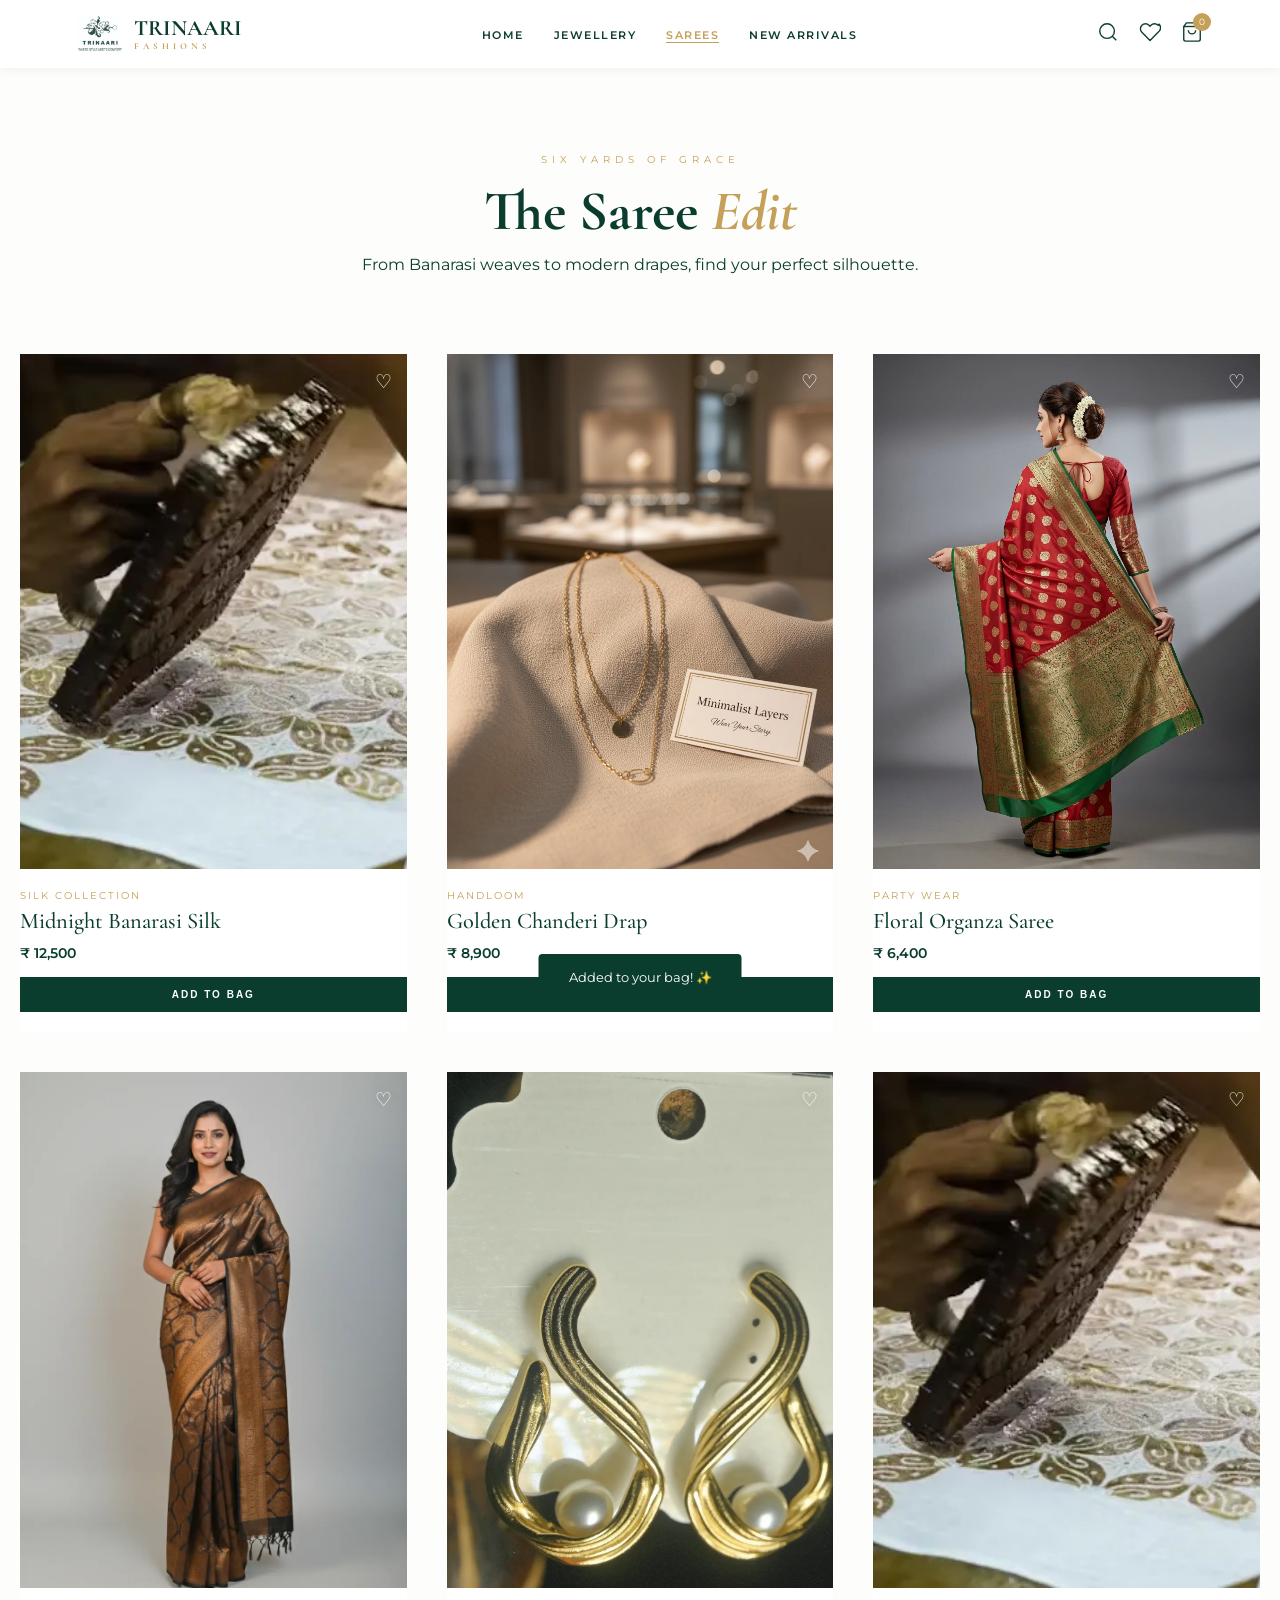
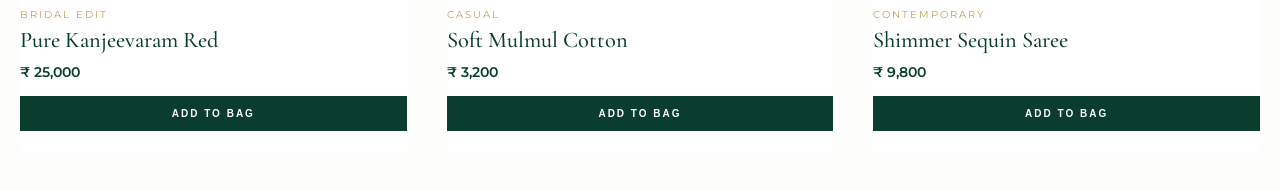
<file: sarees.html>
<!DOCTYPE html>
<html lang="en">
<head>
    <meta charset="UTF-8">
    <meta name="viewport" content="width=device-width, initial-scale=1.0">
    <title>Exquisite Sarees | Trinaari Fashions</title>
    <link href="https://fonts.googleapis.com/css2?family=Cormorant+Garamond:ital,wght@0,600;0,700;1,500&family=Montserrat:wght@300;400;600&display=swap" rel="stylesheet">
    <link rel="stylesheet" href="sarees.css">
</head>
<body>

    <nav class="navbar">
        <a href="index.html" class="nav-logo-box">
            <img src="images/tinaarilogo.webp" alt="Logo" class="brand-logo-img">
            <div class="logo-text">TRINAARI<span>FASHIONS</span></div>
        </a>

        <ul class="nav-links">
            <li><a href="index.html">Home</a></li>
            <li><a href="jewelleries.html">Jewellery</a></li>
            <li><a href="sarees.html" class="active">Sarees</a></li>
            <li><a href="whats-new.html">New Arrivals</a></li>
        </ul>

        <div class="nav-right">
            <div class="icon-link">
                <svg class="icon-svg" viewBox="0 0 24 24"><circle cx="11" cy="11" r="8"></circle><line x1="21" y1="21" x2="16.65" y2="16.65"></line></svg>
            </div>
            <a href="user-login.html" class="icon-link">
                <svg class="icon-svg" viewBox="0 0 24 24"><path d="M20.84 4.61a5.5 5.5 0 0 0-7.78 0L12 5.67l-1.06-1.06a5.5 5.5 0 0 0-7.78 7.78l1.06 1.06L12 21.23l8.84-8.84 1.06-1.06a5.5 5.5 0 0 0 0-7.78z"></path></svg>
            </a>
            <a href="cart.html" class="icon-link">
                <svg class="icon-svg" viewBox="0 0 24 24"><path d="M6 2L3 6v14a2 2 0 0 0 2 2h14a2 2 0 0 0 2-2V6l-3-4Z"></path><line x1="3" y1="6" x2="21" y2="6"></line><path d="M16 10a4 4 0 0 1-8 0"></path></svg>
                <div class="badge">0</div>
            </a>
        </div>
    </nav>

    <header class="saree-hero">
        <span class="hero-tag">Six Yards of Grace</span>
        <h1>The Saree <span>Edit</span></h1>
        <p>From Banarasi weaves to modern drapes, find your perfect silhouette.</p>
    </header>

    <div class="container">
        <div class="product-grid">
            
            <div class="product-card">
                <div class="img-box">
                    <span class="wish-icon">♡</span>
                    <img src="images/2slide.webp" alt="Saree Collection">
                    <div class="quick-view">QUICK VIEW</div>
                </div>
                <div class="product-meta">
                    <p class="category">Silk Collection</p>
                    <h3>Midnight Banarasi Silk</h3>
                    <p class="price">₹ 12,500</p>
                    <button class="add-bag-btn" onclick="added('Banarasi Saree')">ADD TO BAG</button>
                </div>
            </div>

            <div class="product-card">
                <div class="img-box">
                    <span class="wish-icon">♡</span>
                    <img src="images/slide1.webp" alt="Saree Collection">
                </div>
                <div class="product-meta">
                    <p class="category">Handloom</p>
                    <h3>Golden Chanderi Drap</h3>
                    <p class="price">₹ 8,900</p>
                    <button class="add-bag-btn" onclick="added('Chanderi Saree')">ADD TO BAG</button>
                </div>
            </div>

            <div class="product-card">
                <div class="img-box">
                    <span class="wish-icon">♡</span>
                    <img src="images/slide3.webp" alt="Saree Collection">
                </div>
                <div class="product-meta">
                    <p class="category">Party Wear</p>
                    <h3>Floral Organza Saree</h3>
                    <p class="price">₹ 6,400</p>
                    <button class="add-bag-btn" onclick="added('Organza Saree')">ADD TO BAG</button>
                </div>
            </div>

            <div class="product-card">
                <div class="img-box">
                    <span class="wish-icon">♡</span>
                    <img src="images/shop_by_categories1.webp" alt="Saree Collection">
                </div>
                <div class="product-meta">
                    <p class="category">Bridal Edit</p>
                    <h3>Pure Kanjeevaram Red</h3>
                    <p class="price">₹ 25,000</p>
                    <button class="add-bag-btn" onclick="added('Kanjeevaram Saree')">ADD TO BAG</button>
                </div>
            </div>

            <div class="product-card">
                <div class="img-box">
                    <span class="wish-icon">♡</span>
                    <img src="images/shop_by_categories2.webp" alt="Saree Collection">
                </div>
                <div class="product-meta">
                    <p class="category">Casual</p>
                    <h3>Soft Mulmul Cotton</h3>
                    <p class="price">₹ 3,200</p>
                    <button class="add-bag-btn" onclick="added('Cotton Saree')">ADD TO BAG</button>
                </div>
            </div>

            <div class="product-card">
                <div class="img-box">
                    <span class="wish-icon">♡</span>
                    <img src="images/2slide.webp" alt="Saree Collection">
                </div>
                <div class="product-meta">
                    <p class="category">Contemporary</p>
                    <h3>Shimmer Sequin Saree</h3>
                    <p class="price">₹ 9,800</p>
                    <button class="add-bag-btn" onclick="added('Sequin Saree')">ADD TO BAG</button>
                </div>
            </div>

        </div>
    </div>

    <div id="toast">Added to your bag! ✨</div>

    <script>
        function added(name) {
            const toast = document.getElementById('toast');
            toast.innerText = name + " added to your bag! ✨";
            toast.style.bottom = "40px";
            setTimeout(() => { toast.style.bottom = "-100px"; }, 3000);
        }
    </script>
</body>
</html>
</file>
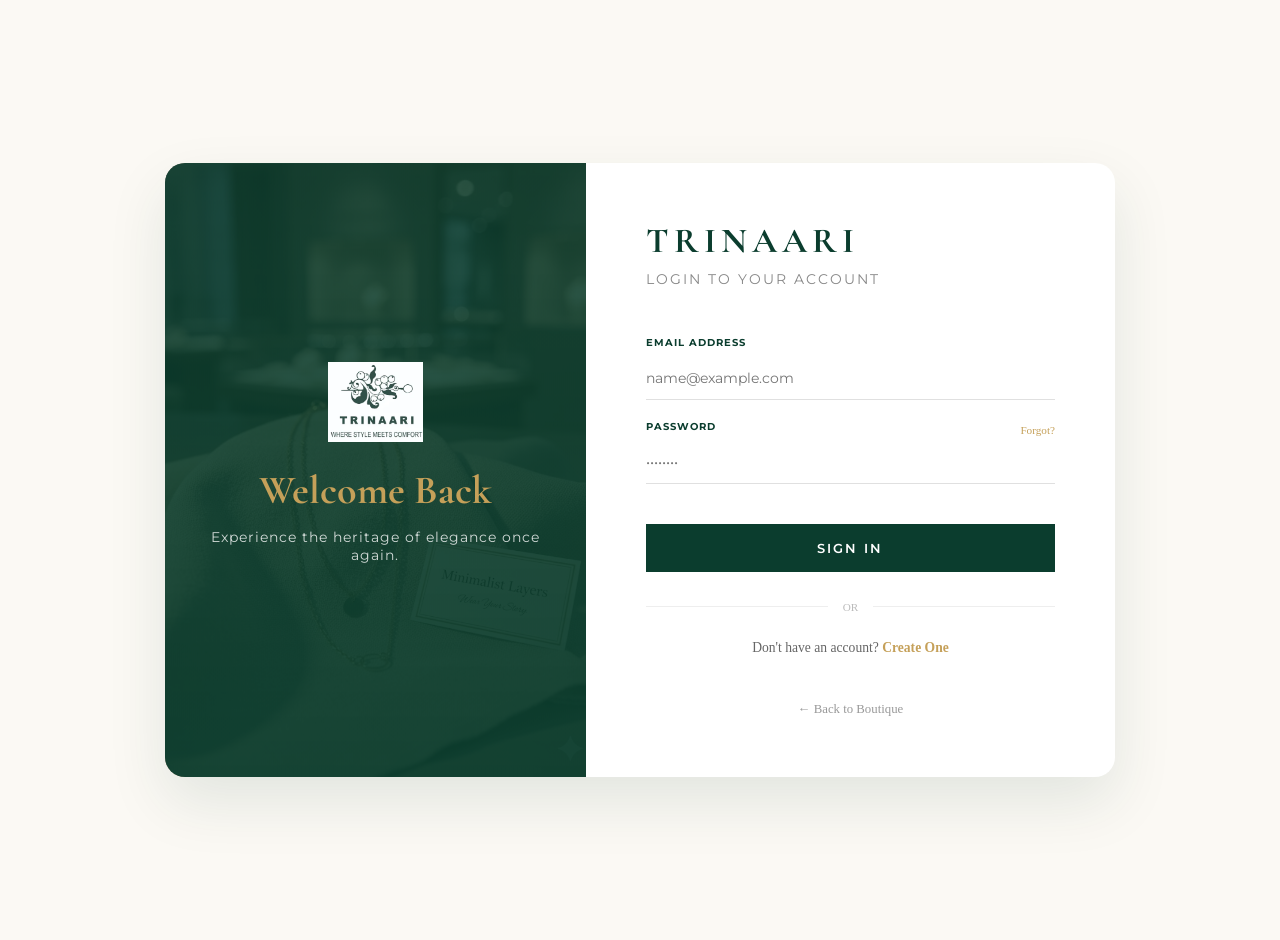
<file: user-login.html>
<!DOCTYPE html>
<html lang="en">
<head>
    <meta charset="UTF-8">
    <meta name="viewport" content="width=device-width, initial-scale=1.0">
    <title>Login | Trinaari Fashions</title>
    <link href="https://fonts.googleapis.com/css2?family=Cormorant+Garamond:wght@600;700&family=Montserrat:wght@300;400;600&display=swap" rel="stylesheet">
    <link rel="stylesheet" href="style.css"> </head>
<body class="login-page-body">

    <div class="login-container">
        <div class="login-box">
            <div class="login-visual">
                <div class="visual-overlay">
                    <img src="images\tinaarilogo.webp" alt="Trinaari Logo" class="login-logo-img">
                    <h2>Welcome Back</h2>
                    <p>Experience the heritage of elegance once again.</p>
                </div>
            </div>

            <div class="login-form-content">
                <div class="form-header">
                    <h1 class="brand-name">TRINAARI</h1>
                    <p class="form-subtitle">Login to your account</p>
                </div>

                <form action="#" class="auth-form">
                    <div class="input-group">
                        <label for="email">Email Address</label>
                        <input type="email" id="email" placeholder="name@example.com" required>
                    </div>

                    <div class="input-group">
                        <div class="label-wrapper">
                            <label for="password">Password</label>
                            <a href="#" class="forgot-link">Forgot?</a>
                        </div>
                        <input type="password" id="password" placeholder="••••••••" required>
                    </div>

                    <button type="submit" class="btn-login-submit">SIGN IN</button>
                    
                    <div class="form-divider">
                        <span>OR</span>
                    </div>

                    <p class="switch-auth">
                        Don't have an account? <a href="register.html">Create One</a>
                    </p>
                </form>

                <div class="back-home">
                    <a href="index.html">← Back to Boutique</a>
                </div>
            </div>
        </div>
    </div>

</body>
</html>
</file>
<file: style.css>
/* ===== Header ===== */
:root {
 --primary-green:#0b3d2e;
 --gold-accent:#c5a059;
}

.login-btn{
 font-family:'Montserrat',sans-serif;
}
/* --- Global Section Title --- */
.section-title {
    font-family: var(--font-heading);
    font-size: 2.5rem;
    color: var(--primary-green);
    font-weight: 700;
    letter-spacing: 2px;
    margin-bottom: 40px;
}
/* Header Container */
.site-header {
    position: fixed;
    top: 0;
    left: 0;
    width: 100%;
    background: #ffffff;
    z-index: 1000;
    border-bottom: 1px solid rgba(11, 61, 46, 0.08);
    transition: all 0.4s ease;
}

.nav-wrapper {
    max-width: 1400px;
    margin: 0 auto;
    padding: 15px 40px;
    display: flex;
    justify-content: space-between;
    align-items: center;
}

/* Brand Section */
/* --- Brand Identity Fix --- */

.brand-identity {
    display: flex;
    align-items: center;
}

.logo-link {
    display: flex;
    align-items: center;
    text-decoration: none;
    gap: 15px; /* Logo aur Text ke beech ka space */
    border: none; /* Kisi bhi accidental border ko hatane ke liye */
    outline: none;
}

.brand-logo {
    height: 60px; /* Logo ki height thodi badhayi hai balance ke liye */
    width: auto;  /* Width auto taaki aspect ratio kharab na ho */
    object-fit: contain;
    display: block;
}

.brand-name {
    font-family: 'Cormorant Garamond', serif;
    font-size: 26px;
    font-weight: 700;
    letter-spacing: 5px;
    color: #0b3d2e !important; /* Aapka requested Green colour */
    text-transform: uppercase;
    line-height: 1; /* Extra spacing hatane ke liye */
    margin: 0;
    padding: 0;
}

/* Hover Effect */
.logo-link:hover .brand-name {
    color: var(--gold-accent) !important;
}

/* Mobile Responsive */
@media (max-width: 768px) {
    .brand-logo {
        height: 45px;
    }
    .brand-name {
        font-size: 18px;
        letter-spacing: 2px;
    }
    .nav-wrapper {
        padding: 10px 20px;
    }
}
/* Mobile responsive font adjustment */
@media (max-width: 768px) {
    .brand-name {
        font-size: 18px;
        letter-spacing: 3px;
    }
}

/* Navigation Links */
.menu-list {
    display: flex;
    list-style: none;
    gap: 40px;
    margin: 0;
    padding: 0;
}

.menu-item {
    text-decoration: none;
    color: var(--primary-green);
    font-family: 'Montserrat', sans-serif;
    font-size: 12px;
    font-weight: 600;
    letter-spacing: 2px;
    position: relative;
    padding: 10px 0;
}

/* Dropdown Hidden State */
.has-dropdown {
    position: relative;
}

.dropdown-menu {
    position: absolute;
    top: 100%;
    left: 0;
    background: #ffffff;
    min-width: 220px;
    list-style: none;
    padding: 20px 0;
    margin: 0;
    box-shadow: 0 15px 40px rgba(0,0,0,0.05);
    border-top: 2px solid var(--primary-green);
    
    /* Animation settings */
    opacity: 0;
    visibility: hidden;
    transform: translateY(15px);
    transition: all 0.3s ease;
}

/* Dropdown Show on Hover */
.dropdown-menu {
    position: absolute;
    top: 100%;
    left: 0;
    min-width: 250px; /* Thoda wide dropdown better lagta hai */
    background: rgba(255, 255, 255, 0.98); /* Clean white */
    backdrop-filter: blur(10px); /* Modern glass effect */
    list-style: none;
    padding: 20px 0;
    margin: 0;
    
    /* Soft Elevation Shadow */
    box-shadow: 0 20px 40px rgba(0, 0, 0, 0.08);
    
    /* Top Accent Line */
    border-top: 2px solid var(--primary-green);
    
    /* Animation setup */
    opacity: 0;
    visibility: hidden;
    transform: translateY(20px); /* Niche se upar aayega */
    transition: all 0.4s cubic-bezier(0.165, 0.84, 0.44, 1); /* Smooth 'bounce' effect */
    z-index: 999;
}

/* --- Floating Luxury Dropdown (Like Screenshot) --- */

.dropdown-menu {
    position: absolute;
    top: 100%;
    left: 50%; /* Center alignment ke liye */
    transform: translateX(-50%) translateY(15px); /* Center se thoda niche */
    min-width: 220px; /* Screenshots ke hisab se width set ki hai */
    background: #ffffff;
    list-style: none;
    padding: 15px 0;
    margin: 0;
    
    /* Elegant Shadow and Border */
    box-shadow: 0 10px 30px rgba(0, 0, 0, 0.1);
    border-top: 2px solid var(--gold-accent); /* Screenshot mein top border gold hai */
    
    /* Initial Hidden State */
    opacity: 0;
    visibility: hidden;
    transition: all 0.3s ease-in-out;
    z-index: 999;
}

/* Hover par exact alignment */
.has-dropdown:hover .dropdown-menu {
    opacity: 1;
    visibility: visible;
    transform: translateX(-50%) translateY(0);
}

/* Dropdown Menu Items */
.dropdown-menu li {
    text-align: center; /* Screenshot mein text center-aligned lag raha hai */
}

.dropdown-menu li a {
    display: block;
    padding: 12px 20px;
    color: var(--primary-green); /* Emerald Green color maintained */
    text-decoration: none;
    font-family: 'Montserrat', sans-serif;
    font-size: 11px;
    font-weight: 600;
    letter-spacing: 1.5px;
    text-transform: uppercase;
    transition: 0.3s;
}

/* Hover Effect */
.dropdown-menu li a:hover {
    color: var(--gold-accent); /* Text turns Gold */
    background-color: #fcfaf5; /* Very subtle cream wash */
}

/* Arrow remove ho chuka hai, par agar spacing handle karni ho */
.menu-item {
    display: flex;
    align-items: center;
    gap: 5px;
}

/* Right Side Icons */
.header-actions {
    display: flex;
    align-items: center;
    gap: 25px;
}

.action-btn {
    background: none;
    border: none;
    font-size: 20px;
    color: var(--primary-green);
    cursor: pointer;
    transition: 0.3s;
}

.action-btn:hover {
    color: var(--gold-accent);
}

.cart-wrapper {
    position: relative;
}

.cart-count {
    position: absolute;
    top: -5px;
    right: -8px;
    background: var(--gold-accent);
    color: white;
    font-size: 10px;
    padding: 2px 6px;
    border-radius: 50%;
}

/* Sticky Space for Content */
body {
    padding-top: 85px; /* Isse aapka content header ke niche nahi chupega */
}
/* ===== HEADER ===== */

.header {
    background: var(--white);
    padding: 20px 0;
    box-shadow: 0 2px 10px rgba(0,0,0,0.05);
    position: sticky;
    top: 0;
    z-index: 1000;
}
.header-actions {
    display: flex;
    align-items: center;
    gap: 30px; /* Increased gap for a cleaner look */
}

/* Unifying Fonts for Login/Register */
.login-trigger, 
.register-btn {
    font-family: 'Montserrat', sans-serif !important;
    font-size: 11px !important; /* Matching the Nav menu size */
    font-weight: 600 !important;
    letter-spacing: 2px !important;
    text-transform: uppercase;
    color: var(--primary-green);
    text-decoration: none;
    transition: 0.3s ease;
}

.register-btn:hover {
    color: var(--gold-accent);
}

/* Login Dropdown Specific (Inherits from .has-dropdown) */
.login-dropdown .dropdown-menu {
    min-width: 180px;
    left: 50%;
    transform: translateX(-50%) translateY(15px);
}

.login-dropdown:hover .dropdown-menu {
    transform: translateX(-50%) translateY(0);
}
/* =====USER-LOGIN PAGE STYLING ===== */

.login-page-body {
    background: #fbf9f4; /* Subtle Cream Background */
    height: 100vh;
    display: flex;
    align-items: center;
    justify-content: center;
    padding: 20px;
    margin: 0;
}

.login-container {
    width: 100%;
    max-width: 950px;
    background: #fff;
    border-radius: 20px;
    overflow: hidden;
    box-shadow: 0 25px 60px rgba(11, 61, 46, 0.1);
}

.login-box {
    display: flex;
    min-height: 550px;
}

/* Left Visual Side */
.login-visual {
    flex: 1;
    background: linear-gradient(rgba(11, 61, 46, 0.85), rgba(11, 61, 46, 0.95)), 
                url('images/slide1.webp'); /* Reuse your hero image */
    background-size: cover;
    background-position: center;
    display: flex;
    align-items: center;
    justify-content: center;
    color: #fff;
    padding: 40px;
    text-align: center;
}

.visual-overlay h2 {
    font-family: 'Cormorant Garamond', serif;
    font-size: 2.5rem;
    margin: 20px 0 10px;
    color: var(--gold-accent);
}

.visual-overlay p {
    font-family: 'Montserrat', sans-serif;
    font-size: 0.9rem;
    letter-spacing: 1px;
    opacity: 0.8;
}

.login-logo-img {
    height: 80px;

}

/* Right Form Side */
.login-form-content {
    flex: 1.2;
    padding: 60px;
    display: flex;
    flex-direction: column;
    justify-content: center;
}

.form-header {
    margin-bottom: 35px;
}

.form-subtitle {
    font-family: 'Montserrat', sans-serif;
    font-size: 0.85rem;
    color: #888;
    text-transform: uppercase;
    letter-spacing: 2px;
}

.auth-form .input-group {
    margin-bottom: 20px;
}

.auth-form label {
    display: block;
    font-family: 'Montserrat', sans-serif;
    font-size: 0.75rem;
    font-weight: 600;
    margin-bottom: 8px;
    color: var(--primary-green);
    text-transform: uppercase;
}

.auth-form input {
    width: 100%;
    padding: 12px 0;
    border: none;
    border-bottom: 1px solid #e0e0e0;
    font-family: 'Montserrat', sans-serif;
    outline: none;
    transition: 0.3s;
}

.auth-form input:focus {
    border-bottom-color: var(--gold-accent);
}

.label-wrapper {
    display: flex;
    justify-content: space-between;
    align-items: center;
}

.forgot-link {
    font-size: 0.7rem;
    color: var(--gold-accent);
    text-decoration: none;
}

.btn-login-submit {
    width: 100%;
    background: var(--primary-green);
    color: white;
    border: none;
    padding: 16px;
    font-family: 'Montserrat', sans-serif;
    font-weight: 600;
    letter-spacing: 2px;
    cursor: pointer;
    margin-top: 20px;
    transition: 0.4s;
}

.btn-login-submit:hover {
    background: #082d22;
    box-shadow: 0 10px 20px rgba(11, 61, 46, 0.2);
}

.form-divider {
    text-align: center;
    margin: 25px 0;
    position: relative;
}

.form-divider::before {
    content: "";
    position: absolute;
    top: 50%;
    left: 0;
    width: 100%;
    height: 1px;
    background: #eee;
    z-index: 1;
}

.form-divider span {
    background: #fff;
    padding: 0 15px;
    font-size: 0.7rem;
    color: #bbb;
    position: relative;
    z-index: 2;
}

.switch-auth {
    text-align: center;
    font-size: 0.85rem;
    color: #666;
}

.switch-auth a {
    color: var(--primary-green);
    font-weight: 600;
    text-decoration: none;
}

.back-home {
    margin-top: 30px;
    text-align: center;
}

.back-home a {
    font-size: 0.8rem;
    color: #999;
    text-decoration: none;
    transition: 0.3s;
}

.back-home a:hover {
    color: var(--primary-green);
}

/* Mobile Responsive */
@media (max-width: 768px) {
    .login-box {
        flex-direction: column;
    }
    .login-visual {
        display: none; /* Mobile par clean look ke liye image hide kar di */
    }
    .login-form-content {
        padding: 40px 30px;
    }
}
/* ===== ADMIN LOGIN SPECIFIC ===== */

.admin-body {
    background: #062119;
    min-height: 100vh;
    width: 100%;
    display: flex;
    align-items: center;
    justify-content: center;
    margin: 0;
    padding: 30px 15px;
    position: relative;
}
.admin-card {
    max-width: 420px;
    width: 100%;
}
.admin-login-wrapper {
    position: relative;
    z-index: 5;
    width: 100%;
    max-width: 420px;
    padding: 20px;
    display: flex;
    justify-content: center;
}

/* Background Glowing Effects */
.admin-glow-1, .admin-glow-2{
filter: blur(80px);
opacity:0.7;
}
.admin-glow-1 { top: 0; right: 0; }
.admin-glow-2 { bottom: 0; left: 0; }

.admin-header .admin-badge {
    display: inline-flex;
    align-items: center;
    gap: 8px;
    background: rgba(197, 160, 89, 0.15);
    color: var(--gold-accent);
    padding: 6px 15px;
    border-radius: 100px;
    font-size: 10px;
    font-weight: 700;
    letter-spacing: 2px;
    margin-bottom: 25px;
    border: 1px solid rgba(197, 160, 89, 0.3);
}

.admin-tagline {
    color: rgba(255, 255, 255, 0.4);
    font-size: 11px;
    text-transform: uppercase;
    letter-spacing: 4px;
    margin-top: 5px;
}

.admin-header .brand-name {
    color: #fff !important;
    font-size: 32px;
}

/* Admin Input Style */
.admin-form {
    margin-top: 40px;
}

.admin-input-group {
    position: relative;
    margin-bottom: 20px;
}

.admin-input-group input {
    width: 100%;
    background: rgba(255, 255, 255, 0.05);
    border: 1px solid rgba(255, 255, 255, 0.1);
    padding: 15px 15px 15px 45px;
    border-radius: 12px;
    color: white;
    font-size: 0.9rem;
    outline: none;
    transition: 0.3s;
}

.admin-input-group input:focus {
    border-color: var(--gold-accent);
    background: rgba(255, 255, 255, 0.1);
}

.admin-input-group .input-icon {
    position: absolute;
    left: 15px;
    top: 50%;
    transform: translateY(-50%);
    color: rgba(255, 255, 255, 0.3);
}

/* Admin Button */
.btn-admin-login {
    width: 100%;
    background: var(--gold-accent);
    color: #062119;
    border: none;
    padding: 16px;
    border-radius: 12px;
    font-weight: 700;
    letter-spacing: 1px;
    cursor: pointer;
    display: flex;
    align-items: center;
    justify-content: center;
    gap: 10px;
    margin-top: 30px;
    transition: 0.4s cubic-bezier(0.175, 0.885, 0.32, 1.275);
}

.btn-admin-login:hover {
    transform: scale(1.02);
    box-shadow: 0 15px 30px rgba(197, 160, 89, 0.3);
}

.admin-footer {
    margin-top: 40px;
    padding-top: 25px;
    border-top: 1px solid rgba(255, 255, 255, 0.05);
}

.admin-footer a {
    color: rgba(255, 255, 255, 0.4);
    text-decoration: none;
    font-size: 0.8rem;
    transition: 0.3s;
}

.admin-footer a:hover {
    color: var(--gold-accent);
}

.admin-footer p {
    color: rgba(255, 255, 255, 0.2);
    font-size: 0.7rem;
    margin-top: 10px;
}
@media (max-width: 768px){

.admin-card{
padding:30px 25px;
border-radius:20px;
}

.admin-header .brand-name{
font-size:26px;
}

.admin-input-group input{
padding:14px 14px 14px 40px;
}

.btn-admin-login{
padding:14px;
font-size:14px;
}
/* ===== REGISTRATION PAGE STYLING ===== */

/* --- Success Page Specific --- */
.success-card {
    background: #fff;
    padding: 60px;
    border-radius: 30px;
    text-align: center;
    max-width: 500px;
    box-shadow: 0 30px 60px rgba(11, 61, 46, 0.1);
    animation: fadeInUp 0.8s ease;
}

.success-icon {
    margin-bottom: 25px;
    display: flex;
    justify-content: center;
}

.success-card p {
    font-family: 'Montserrat', sans-serif;
    color: #666;
    line-height: 1.6;
    margin-bottom: 30px;
}

/* --- Registration Grid Layout --- */
.reg-grid {
    display: grid;
    grid-template-columns: 1fr 1fr; 
    gap: 20px;
    margin-top: 30px;
}

/* These items should take full width even in the grid */
.reg-grid .terms-check, 
.reg-grid .btn-reg-submit, 
.reg-grid .switch-auth {
    grid-column: span 2; 
}

.terms-check {
    display: flex;
    align-items: center;
    gap: 10px;
    font-size: 0.8rem;
    color: #666;
}

.terms-check input[type="checkbox"] {
    accent-color: var(--primary-green);
    width: 16px;
    height: 16px;
}

@keyframes fadeInUp {
    from { opacity: 0; transform: translateY(30px); }
    to { opacity: 1; transform: translateY(0); }
}

/* Mobile Fix for Registration */
@media (max-width: 600px) {
    .reg-grid {
        grid-template-columns: 1fr;
    }
    .reg-grid .terms-check, 
    .reg-grid .btn-reg-submit, 
    .reg-grid .switch-auth {
        grid-column: span 1; 
    }
}

.register-page-body {
    background: #fbf9f4;
    min-height: 100vh;
    display: flex;
    align-items: center;
    justify-content: center;
    padding: 40px 20px;
    margin: 0;
    box-sizing: border-box;
    font-family: 'Montserrat', sans-serif;
}

.reg-container {
    width: 100%;
    max-width: 1000px;
    background: #fff;
    border-radius: 25px;
    overflow: hidden;
    box-shadow: 0 30px 70px rgba(11, 61, 46, 0.12);
}

.reg-box {
    display: flex;
    min-height: 650px;
}

/* Left Section */
.reg-visual {
    flex: 1;
    background: linear-gradient(rgba(11, 61, 46, 0.9), rgba(11, 61, 46, 0.9)), 
                url('images/slide3.webp'); 
    background-size: cover;
    background-position: center;
    padding: 60px 40px;
    color: #fff;
    display: flex;
    align-items: center;
}

.reg-tag {
    font-size: 10px;
    letter-spacing: 3px;
    color: var(--gold-accent);
    border: 1px solid var(--gold-accent);
    padding: 5px 12px;
    border-radius: 50px;
}

.reg-overlay h2 {
    font-family: 'Cormorant Garamond', serif;
    font-size: 2.8rem;
    margin: 25px 0;
    line-height: 1.1;
}

.accent-gold { color: var(--gold-accent); }

.reg-features {
    margin-top: 40px;
}

.f-item {
    margin-bottom: 15px;
    font-size: 0.9rem;
    display: flex;
    align-items: center;
    gap: 10px;
    opacity: 0.9;
}

.f-item span { color: var(--gold-accent); font-weight: bold; }

/* Right Section */
.reg-form-content {
    flex: 1.3;
    padding: 50px 60px;
    display: flex;
    flex-direction: column;
    justify-content: center;
}

.brand-name {
    font-family: 'Cormorant Garamond', serif;
    font-size: 26px;
    font-weight: 700;
    letter-spacing: 5px;
    color: var(--primary-green);
    text-transform: uppercase;
}

.form-subtitle {
    font-size: 11px;
    letter-spacing: 2px;
    color: #888;
    margin-top: 5px;
}

/* Inputs Styling */
.auth-form .input-group {
    margin-bottom: 15px;
    display: flex;
    flex-direction: column;
}

.auth-form label {
    font-size: 11px;
    font-weight: 600;
    margin-bottom: 5px;
    color: var(--primary-green);
    text-transform: uppercase;
}

.auth-form input[type="text"],
.auth-form input[type="email"],
.auth-form input[type="tel"],
.auth-form input[type="password"] {
    padding: 12px;
    border: 1px solid #ddd;
    border-radius: 5px;
    outline: none;
}

.reg-grid {
    display: grid;
    grid-template-columns: 1fr 1fr; 
    gap: 20px;
    margin-top: 30px;
}

.reg-grid .terms-check, 
.reg-grid .btn-reg-submit, 
.reg-grid .switch-auth {
    grid-column: span 2; 
}

.terms-check {
    display: flex;
    align-items: center;
    gap: 10px;
    font-size: 0.8rem;
    color: #666;
}

.btn-reg-submit {
    background: var(--primary-green);
    color: #fff;
    border: none;
    padding: 18px;
    font-family: 'Montserrat', sans-serif;
    font-weight: 600;
    letter-spacing: 2px;
    border-radius: 8px;
    cursor: pointer;
    transition: 0.4s;
}

.btn-reg-submit:hover {
    background: #082d22;
    transform: translateY(-3px);
    box-shadow: 0 10px 20px rgba(11, 61, 46, 0.2);
}

.switch-auth {
    text-align: center;
    font-size: 0.85rem;
    margin-top: 15px;
}

.switch-auth a {
    color: var(--primary-green);
    font-weight: 600;
    text-decoration: none;
}

.back-home {
    margin-top: 20px;
    text-align: center;
}

.back-home a {
    text-decoration: none;
    font-size: 0.8rem;
    color: #999;
}

/* Mobile Responsive */
@media (max-width: 900px) {
    .reg-box { flex-direction: column; }
    .reg-visual { display: none; }
    .reg-grid { grid-template-columns: 1fr; }
    .reg-grid .terms-check, .reg-grid .btn-reg-submit, .reg-grid .switch-auth {
        grid-column: span 1;
    }
    .reg-form-content { padding: 40px 25px; }
}
}
/* Action Buttons (Search/Cart) */
.action-btn {
    background: none;
    border: none;
    color: var(--primary-green);
    cursor: pointer;
    transition: all 0.3s ease;
    display: flex;
    align-items: center;
    justify-content: center;
    padding: 5px;
}

.action-btn:hover {
    color: var(--gold-accent);
    transform: scale(1.1);
}

.action-btn svg {
    stroke: currentColor; /* Matches the green/gold hover */
}
/* --- Full Screen Search Overlay --- */
.search-overlay {
    position: fixed;
    top: 0;
    left: 0;
    width: 100%;
    height: 100%;
    background: rgba(11, 61, 46, 0.98); /* Luxury Deep Green Background */
    z-index: 2000;
    display: flex;
    align-items: center;
    justify-content: center;
    opacity: 0;
    visibility: hidden;
    transition: all 0.5s cubic-bezier(0.77, 0, 0.175, 1);
}

/* Jab active ho tab */
.search-overlay.active {
    opacity: 1;
    visibility: visible;
}

/* Close Button */
.close-search {
    position: absolute;
    top: 40px;
    right: 40px;
    background: none;
    border: none;
    color: var(--gold-accent);
    cursor: pointer;
    transition: 0.3s;
}

.close-search:hover {
    transform: rotate(90deg);
}
/* Registration Page Specific Styling */
.register-page-body {
    background: #fbf9f4; /* Soft Cream */
    min-height: 100vh;
    display: flex;
    align-items: center;
    justify-content: center;
    padding: 40px 20px;
    margin: 0;
}

.reg-container {
    width: 100%;
    max-width: 1100px;
    background: #fff;
    border-radius: 30px;
    overflow: hidden;
    box-shadow: 0 40px 100px rgba(11, 61, 46, 0.15);
}

.reg-box {
    display: flex;
    min-height: 700px;
}

/* Left Visual */
.reg-visual {
    flex: 1;
    background: linear-gradient(rgba(11, 61, 46, 0.85), rgba(11, 61, 46, 0.95)), 
                url('images/slide3.webp'); /* Aapki existing image */
    background-size: cover;
    background-position: center;
    padding: 60px;
    color: #fff;
    display: flex;
    align-items: center;
}

.reg-tag {
    font-size: 11px;
    letter-spacing: 3px;
    color: var(--gold-accent);
    border: 1px solid var(--gold-accent);
    padding: 6px 15px;
    border-radius: 50px;
    text-transform: uppercase;
}

.reg-overlay h2 {
    font-family: 'Cormorant Garamond', serif;
    font-size: 3rem;
    margin: 30px 0;
    line-height: 1.1;
}

.accent-gold { color: var(--gold-accent); }

.reg-features { margin-top: 50px; }
.f-item {
    margin-bottom: 20px;
    font-family: 'Montserrat', sans-serif;
    font-size: 0.9rem;
    display: flex;
    align-items: center;
    gap: 15px;
    opacity: 0.9;
}
.f-item span { color: var(--gold-accent); font-weight: bold; }

/* Right Form */
.reg-form-content {
    flex: 1.2;
    padding: 60px;
    display: flex;
    flex-direction: column;
    justify-content: center;
}

.reg-grid {
    display: grid;
    grid-template-columns: 1fr 1fr;
    gap: 25px;
    margin-top: 40px;
}

/* Form Styling */
.auth-form label {
    font-family: 'Montserrat', sans-serif;
    font-size: 10px;
    font-weight: 700;
    letter-spacing: 1px;
    text-transform: uppercase;
    color: var(--primary-green);
    margin-bottom: 8px;
    display: block;
}

.auth-form input {
    width: 100%;
    padding: 12px 0;
    border: none;
    border-bottom: 1px solid #e0e0e0;
    font-family: 'Montserrat', sans-serif;
    font-size: 14px;
    outline: none;
    transition: 0.3s;
}

.auth-form input:focus {
    border-bottom-color: var(--gold-accent);
}

.reg-grid .terms-check, 
.reg-grid .btn-reg-submit, 
.reg-grid .switch-auth {
    grid-column: span 2;
}

.btn-reg-submit {
    background: var(--primary-green);
    color: #fff;
    border: none;
    padding: 18px;
    font-family: 'Montserrat', sans-serif;
    font-weight: 600;
    letter-spacing: 2px;
    cursor: pointer;
    transition: 0.4s;
    margin-top: 10px;
}

.btn-reg-submit:hover {
    background: #082d22;
    box-shadow: 0 10px 20px rgba(11, 61, 46, 0.2);
    transform: translateY(-2px);
}

.switch-auth a {
    color: var(--gold-accent);
    text-decoration: none;
    font-weight: 600;
}

/* Mobile Fix */
@media (max-width: 900px) {
    .reg-box { flex-direction: column; }
    .reg-visual { display: none; }
    .reg-grid { grid-template-columns: 1fr; }
    .reg-grid .terms-check, .reg-grid .btn-reg-submit, .reg-grid .switch-auth {
        grid-column: span 1;
    }
}
/* Search Content */
.search-form-wrapper {
    width: 80%;
    max-width: 800px;
    text-align: center;
}

.search-title {
    color: white;
    font-family: var(--font-heading);
    font-size: 2.5rem;
    margin-bottom: 30px;
}

.search-form {
    position: relative;
    border-bottom: 2px solid var(--gold-accent);
}

.search-form input {
    width: 100%;
    background: none;
    border: none;
    padding: 20px 0;
    font-family: 'Montserrat', sans-serif;
    font-size: 1.5rem;
    color: white;
    outline: none;
}

.search-form input::placeholder {
    color: rgba(255, 255, 255, 0.3);
}

.search-submit-btn {
    position: absolute;
    right: 0;
    top: 50%;
    transform: translateY(-50%);
    background: none;
    border: none;
    color: var(--gold-accent);
    cursor: pointer;
}

.search-hint {
    color: rgba(255, 255, 255, 0.5);
    margin-top: 20px;
    font-size: 0.8rem;
    letter-spacing: 1px;
    text-transform: uppercase;
}

/* Cart Count Styling */
.cart-count {
    position: absolute;
    top: -5px;
    right: -8px;
    background: var(--gold-accent);
    color: #fff;
    font-family: 'Montserrat', sans-serif;
    font-size: 9px;
    font-weight: 700;
    width: 18px;
    height: 18px;
    display: flex;
    align-items: center;
    justify-content: center;
    border-radius: 50%;
    box-shadow: 0 2px 5px rgba(0,0,0,0.1);
}

.nav-container {
    display: flex;
    justify-content: space-between; /* Teeno parts ko door rakhne ke liye */
    align-items: center;
    padding: 10px 0;
}

/* ===== LOGO SECTION ===== */
.logo-wrapper {
    display: flex;
    align-items: center;
    text-decoration: none;
    flex: 1; 
}

.logo-img {
    height: 55px; /* Size yahan se control karein */
    width: auto;
    object-fit: contain;
    /* Agar logo dark green background par hai aur image ka color contrast set karna hai */
    filter: drop-shadow(0px 2px 4px rgba(0,0,0,0.05)); 
}

.logo-text {
    font-family: 'Cormorant Garamond', serif;
    font-size: 28px;
    font-weight: 700;
    letter-spacing: 4px;
    color: #0F5132; /* Deep Emerald Green */
    transition: 0.3s;
}

/* Hover effect: Jab mouse logo par jaye toh color thoda light ho jaye */
.logo-text:hover {
    color: #1a744a; 
}
/* Responsive adjust for mobile */
@media (max-width: 768px) {
    .logo-img {
        height: 40px;
    }
    .logo-text {
        font-size: 16px;
    }
}

/* Nav Links (Center) */
.main-nav {
    flex: 2; /* Center mein zyada jagah lene ke liye */
    display: flex;
    justify-content: center;
}

.nav-links {
    display: flex;
    list-style: none;
    gap: 40px; /* Menu items ke beech ki dori */
}

.nav-links a {
    text-decoration: none;
    color: #333;
    font-size: 13px;
    font-weight: 600;
    letter-spacing: 1.5px;
    font-family: 'Montserrat', sans-serif;
}

/* Icons (Right) */
.nav-icons {
    display: flex;
    gap: 20px;
    flex: 1;
    justify-content: flex-end; /* Right side chipkane ke liye */
}

.icon-link {
    text-decoration: none;
    font-size: 18px;
    color: #333;
} 
.mobile-bottom-nav {
    display: none; 
}
@media (max-width: 992px) {
    .nav-links {
        display: none; /* Mobile par menu chupaane ke liye */
    }
}
/* ===== PRODUCT COLLECTION PAGE ===== */

.product-page {
    background: #fff;
}

/* Banner Styling */
.page-banner p{
    max-width:600px;
    margin:auto;
    font-family:'Montserrat',sans-serif;
    font-size:14px;
    line-height:1.8;
    opacity:0.9;
}
.product-card{
    transition:all .4s ease;
}
.product-card:hover{
    transform:translateY(-8px);
}
.product-img{
    border-radius:6px;
}

.add-to-cart-btn{
    border-radius:4px;
}

.product-info h3{
    line-height:1.3;
}.wishlist{
position:absolute;
top:15px;
right:15px;
background:#fff;
width:35px;
height:35px;
display:flex;
align-items:center;
justify-content:center;
border-radius:50%;
font-size:16px;
cursor:pointer;
box-shadow:0 5px 15px rgba(0,0,0,0.15);
}

.quick-view{
background:transparent;
border:1px solid #fff;
color:#fff;
padding:12px 25px;
margin-bottom:10px;
font-family:'Montserrat';
letter-spacing:2px;
font-size:10px;
cursor:pointer;
transition:.3s;
}

.quick-view:hover{
background:#fff;
color:#0b3d2e;
}

.product-type{
font-size:11px;
letter-spacing:1px;
text-transform:uppercase;
color:#999;
}
.page-banner {
    padding: 120px 0 80px;
    background: linear-gradient(rgba(11, 61, 46, 0.8), rgba(11, 61, 46, 0.8)), 
                url('images/sarees bg.webp') center/cover;
    text-align: center;
    color: #fff;
}

.page-banner h1 {
    font-family: 'Cormorant Garamond', serif;
    font-size: 4rem;
    letter-spacing: 2px;
}

/* Controls (Sort & Count) */
.collection-controls {
    display: flex;
    justify-content: space-between;
    align-items: center;
    margin-bottom: 50px;
    border-bottom: 1px solid #eee;
    padding-bottom: 20px;
}

.results-count {
    font-family: 'Montserrat', sans-serif;
    font-size: 12px;
    letter-spacing: 1px;
    color: #888;
    text-transform: uppercase;
}

#sort {
    border: none;
    font-family: 'Montserrat', sans-serif;
    font-size: 11px;
    font-weight: 600;
    letter-spacing: 1px;
    text-transform: uppercase;
    color: var(--primary-green);
    cursor: pointer;
    outline: none;
}

/* Product Grid */
.product-grid {
    display: grid;
    grid-template-columns: repeat(3, 1fr);
    gap: 50px 30px;
}

.product-card {
    text-align: center;
    transition: 0.4s;
}

.product-img {
    position: relative;
    height: 480px; /* Editorial Tall Image */
    overflow: hidden;
    background: #f9f9f9;
    margin-bottom: 20px;
}

.product-img img {
    width: 100%;
    height: 100%;
    object-fit: cover;
    transition: transform 1.2s cubic-bezier(0.19, 1, 0.22, 1);
}

/* Overlay & Button */
.product-overlay {
    position: absolute;
    bottom: 0;
    left: 0;
    width: 100%;
    height: 100%;
    background: rgba(11, 61, 46, 0.2);
    display: flex;
    align-items: flex-end;
    justify-content: center;
    padding-bottom: 30px;
    opacity: 0;
    transition: 0.4s;
}

.product-card:hover .product-overlay {
    opacity: 1;
}

.product-card:hover .product-img img {
    transform: scale(1.08);
}

.add-to-cart-btn {
    background: #fff;
    color: var(--primary-green);
    border: none;
    padding: 15px 30px;
    font-family: 'Montserrat', sans-serif;
    font-size: 10px;
    font-weight: 700;
    letter-spacing: 2px;
    cursor: pointer;
    transition: 0.3s;
    box-shadow: 0 10px 20px rgba(0,0,0,0.1);
}

.add-to-cart-btn:hover {
    background: var(--gold-accent);
    color: #fff;
}

/* Info Text */
.product-info h3 {
    font-family: 'Cormorant Garamond', serif;
    font-size: 1.6rem;
    color: var(--primary-green);
    margin-bottom: 8px;
}

.price {
    font-family: 'Montserrat', sans-serif;
    font-size: 14px;
    color: var(--gold-accent);
    font-weight: 600;
    margin-bottom: 12px;
}

.view-details {
    font-family: 'Montserrat', sans-serif;
    font-size: 10px;
    letter-spacing: 2px;
    text-decoration: none;
    color: #888;
    text-transform: uppercase;
    border-bottom: 1px solid #ccc;
    padding-bottom: 3px;
    transition: 0.3s;
}

.view-details:hover {
    color: var(--primary-green);
    border-bottom-color: var(--primary-green);
}

/* Responsive */
@media (max-width: 1024px) {
    .product-grid { grid-template-columns: repeat(2, 1fr); }
}

@media (max-width: 600px) {
    .product-grid { grid-template-columns: 1fr; }
    .page-banner h1 { font-size: 2.5rem; }
    .product-img { height: 400px; }
}
/*==== HERO ===== */

.hero {
    position: relative;
    height: 100vh;
    width: 100%;
    overflow: hidden;
}

.hero__slides {
    position: relative;
    height: 100%;
    width: 100%;
}

.slide {
    position: absolute;
    top: 0;
    left: 0;
    width: 100%;
    height: 100%;
    background-size: cover;
    background-position: center;
    opacity: 0;
    visibility: hidden;
    animation: luxurySlider 15s infinite;
}

/* ✅ Correct Image Paths */
.slide-1 {
    background-image: url("images/slide1.webp"); 
    animation-delay: 0s;

    /* Niche di gayi lines add karein */
    background-size: cover;       /* Image ko poore frame mein fit karne ke liye */
    background-position: center;  /* Image ka beech ka hissa dikhane ke liye */
    background-repeat: no-repeat; /* Image ko repeat hone se rokne ke liye */
}

.slide-2 {
    /* Screenshot mein is file ka naam '2slide.webp' hai, 'slide2' nahi */
    background-image: url("images/2slide.webp");
    animation-delay: 5s;
}

.slide-3 {
    /* Screenshot mein ab 'slide3.webp' mil gayi hai, bas slash (/) sahi karein */
    background-image: url("images/slide3.webp"); 
    animation-delay: 10s;
}

/* ✅ Luxury Fade Animation */
@keyframes luxurySlider {

    0% {
        opacity: 0;
        visibility: hidden;
    }

    5% {
        opacity: 1;
        visibility: visible;
    }

    30% {
        opacity: 1;
        visibility: visible;
    }

    35% {
        opacity: 0;
        visibility: hidden;
    }

    100% {
        opacity: 0;
        visibility: hidden;
    }
}
/* Luxury Fade + Zoom Animation */
@keyframes luxurySlider {
    0% { opacity: 0; visibility: visible; transform: scale(1.1); }
    5% { opacity: 1; transform: scale(1.05); } /* Fade in with zoom */
    33.33% { opacity: 1; visibility: visible; }
    38.33% { opacity: 0; visibility: hidden; transform: scale(1); }
    100% { opacity: 0; }
}

/* Overlay & Content Styling (Exactly like Screenshots) */
.hero-overlay {
    width: 100%;
    height: 100%;
    background: rgba(0, 0, 0, 0.3); /* Transparent dark layer */
    display: flex;
    align-items: center;
    justify-content: center;
    text-align: center;
}

.hero-content h1 {
    font-family: 'Cormorant Garamond', serif;
    font-size: clamp(2.5rem, 7vw, 5rem);
    color: #ffffff;
    margin-bottom: 30px;
    line-height: 1.1;
}

.hero-tag {
    color: var(--gold-accent);
    letter-spacing: 4px;
    text-transform: uppercase;
    font-size: 11px;
    margin-bottom: 15px;
    display: block;
}

/* Button style from your screenshot */
.btn-hero {
    border: 1px solid var(--gold-accent);
    padding: 15px 35px;
    color: #fff;
    text-decoration: none;
    font-size: 12px;
    letter-spacing: 2px;
    transition: 0.3s;
}

.btn-hero:hover {
    background: var(--gold-accent);
    color: #000;

    
    /* Cross-browser animations */
    -webkit-animation: slideFade 15s infinite;
    animation: slideFade 15s infinite;
}

/* Timing for each image */
.slide-1 { animation-delay: 0s; -webkit-animation-delay: 0s; }
.slide-2 { animation-delay: 5s; -webkit-animation-delay: 5s; }
.slide-3 { animation-delay: 10s; -webkit-animation-delay: 10s; }

/* Luxury Fade Animation */
@keyframes slideFade {
    0% { opacity: 0; transform: scale(1); }
    5% { opacity: 1; }
    33.33% { opacity: 1; }
    38.33% { opacity: 0; transform: scale(1.05); }
    100% { opacity: 0; }
}

@-webkit-keyframes slideFade {
    0% { opacity: 0; -webkit-transform: scale(1); }
    5% { opacity: 1; }
    33.33% { opacity: 1; }
    38.33% { opacity: 0; -webkit-transform: scale(1.05); }
    100% { opacity: 0; }
}

/* Content adjustment to stay on top */
.hero-overlay {
    z-index: 5;
    position: relative;
    background: linear-gradient(to bottom, rgba(11, 61, 46, 0.3), rgba(0,0,0,0.6));
    width: 100%;
    height: 100%;
    display: flex;
    align-items: center;
    justify-content: center;
}
/* ===== COLLECTIONS ===== */

/* ===== CATEGORY GRID ===== */
.category-grid {
    display: grid;
    grid-template-columns: repeat(3, 1fr);
    gap: 35px;
    padding: 40px 0;
}

/* ===== CARD ===== */
.category-card {
    position: relative;
    overflow: hidden;
    border-radius: 16px;
    cursor: pointer;
    background: #0f3d2e;
    transition: 0.5s ease;
}

/* GOLDEN BORDER */
.category-card::before {
    content: "";
    position: absolute;
    inset: 0;
    border-radius: 16px;
    border: 1px solid rgba(212,175,55,0.5);
    z-index: 3;
}

/* HOVER LIFT */
.category-card:hover {
    transform: translateY(-10px);
    box-shadow: 0 20px 40px rgba(0,0,0,0.35);
}

/* ===== IMAGE ===== */
.category-card .img-box {
    width: 100%;
    height: 420px;
}

.category-card img {
    width: 100%;
    height: 100%;
    object-fit: cover;
    transition: 0.6s ease;
}

.category-card:hover img {
    transform: scale(1.08);
}

/* ===== GREEN LUXURY OVERLAY ===== */
.category-card::after {
    content: "";
    position: absolute;
    inset: 0;
    background: linear-gradient(
        to top,
        rgba(8,40,30,0.95),
        rgba(8,40,30,0.6),
        rgba(8,40,30,0.2),
        transparent
    );
}

/* ===== TEXT ===== */
.category-info {
    position: absolute;
    bottom: 35px;
    left: 30px;
    z-index: 5;
}

/* GOLD HEADING */
.category-info h3 {
    font-size: 1.6rem;
    color: #D4AF37;
    margin-bottom: 8px;
    font-weight: 600;
}

/* SUBTEXT */
.category-info p {
    font-size: 0.85rem;
    letter-spacing: 2px;
    text-transform: uppercase;
    color: #ffffff;
}

/* GOLD LINE */
.category-info::after {
    content: "";
    width: 60px;
    height: 2px;
    background: #D4AF37;
    display: block;
    margin-top: 12px;
    transition: 0.4s;
}

.category-card:hover .category-info::after {
    width: 110px;
}
/* Mobile Responsive: Phone par 1 column dikhega */
@media (max-width: 768px) {
    .category-grid {
        grid-template-columns: 1fr;
    }
}
/* ===== SAREES PAGE STYLING ===== */

.page-banner {
    background: linear-gradient(rgba(11, 61, 46, 0.7), rgba(11, 61, 46, 0.7)), 
                url('images/banner.webp') no-repeat center center/cover;
    padding: 120px 0;
    letter-spacing: 2px;
}

.hero-tag {
    text-transform: uppercase;
    font-size: 0.8rem;
    font-weight: 600;
    color: var(--gold-accent);
    display: block;
    margin-bottom: 10px;
}

.page-banner h1 {
    font-family: 'Cormorant Garamond', serif;
    font-size: 3.5rem;
    font-weight: 700;
}

.accent-text {
    color: var(--gold-accent);
    font-style: italic;
}

/* Sidebar Refinement */
.filter-sidebar {
    border-right: 1px solid #e0e0e0;
    padding-right: 30px;
}

.filter-group h4 {
    text-transform: uppercase;
    letter-spacing: 1.5px;
    font-size: 1rem;
    font-weight: 700;
    margin-bottom: 25px;
}

/* Product Card - The Luxury Look */
.product-card {
    background: var(--white);
    border: none; /* Removed borders for a cleaner look */
    border-radius: 0; /* Sharp edges often look more premium */
    position: relative;
}

.product-img {
    height: 450px; /* Tall images look more editorial */
    overflow: hidden;
}

.product-img img {
    transition: transform 1.5s cubic-bezier(0.19, 1, 0.22, 1);
}

.product-card:hover .product-img img {
    transform: scale(1.08); /* Slow, elegant zoom */
}

/* Elegant Overlay */
.product-overlay {
    background: rgba(11, 61, 46, 0.85);
    backdrop-filter: blur(5px);
    bottom: -100%; /* Hide completely */
}

.add-to-cart-btn {
    background: transparent;
    border: 1px solid var(--gold-accent);
    color: var(--gold-accent);
    padding: 12px 30px;
    letter-spacing: 2px;
    transition: 0.3s;
}

.add-to-cart-btn:hover {
    background: var(--gold-accent);
    color: var(--white);
}

/* Product Info */
.product-info {
    padding: 25px 10px;
}

.product-info h3 {
    font-size: 1.5rem;
    font-weight: 600;
    margin-bottom: 8px;
}

.price {
    color: var(--text-dark); /* Dark price looks more sophisticated */
    font-family: 'Montserrat', sans-serif;
    font-weight: 400;
    letter-spacing: 1px;
}

.view-details {
    text-transform: uppercase;
    font-weight: 600;
    letter-spacing: 1.5px;
    font-size: 0.7rem;
    border-bottom: 1.5px solid var(--gold-accent);
    transition: 0.3s;
}

.view-details:hover {
    color: var(--gold-accent);
    padding-bottom: 3px;
}

/* Price Slider Customization */
.price-slider {
    accent-color: var(--gold-accent);
    width: 100%;
}

/* Mobile Responsive */
@media (max-width: 768px) {
    .shop-container { flex-direction: column; }
    .filter-sidebar { width: 100%; display: none; /* Hide filters on mobile for now */ }
}
/* ===== ABOUT ===== */
/* About Section Background */
/* --- Web API Look CSS --- */

.about-wrapper {
    display: flex;
    align-items: stretch;   
    justify-content: space-between;
    gap: 80px;
}
/* Modern Image Container */
/* Container ko control karne ke liye */
.about-image-api {
    position: relative;
    flex: 1;
    max-width: 520px;
    width: 100%;
    aspect-ratio: 4 / 5;

    animation: floatImage 6s ease-in-out infinite;
}

/* Floating Effect */
@keyframes floatImage {
    0% { transform: translateY(0px); }
    50% { transform: translateY(-12px); }
    100% { transform: translateY(0px); }
}
/* PERFECT IMAGE FIT */
.about-image-api img {
    width: 100%;
    height: 100%;
    object-fit: cover;
    border-radius: 24px;
    position: relative;
    z-index: 3;

    box-shadow:
        0 30px 80px rgba(0,0,0,0.25),
        0 0 0 1px rgba(212,175,55,0.3);
}
/* Decorative Glass Card (Jo image ke piche hai) */
.glass-card-proxy {
    position: absolute;
    bottom: -30px;
    right: -30px;
    width: 220px;
    height: 220px;

    background: rgba(212,175,55,0.12);
    backdrop-filter: blur(14px);

    border: 1px solid rgba(212,175,55,0.4);
    border-radius: 26px;

    z-index: 2;
}
.section-title {
    font-size: 2.6rem;
    font-weight: 600;
    color: var(--primary-green);
}

.accent-text {
    color: #d4af37;
}
.api-blob {
    position: absolute;
    top: -60px;
    left: -60px;
    width: 320px;
    height: 320px;

    background: radial-gradient(
        circle,
        rgba(212,175,55,0.35),
        transparent 70%
    );

    filter: blur(60px);
    z-index: 1;

    animation: glowMove 8s ease-in-out infinite;
}

@keyframes glowMove {
    0% { transform: scale(1); }
    50% { transform: scale(1.15); }
    100% { transform: scale(1); }
}
/* Responsive adjustment */
@media (max-width: 768px) {
    .about-image-api img {
        height: 350px; /* Mobile par choti height */
    }
    
}


/* Soft Blob Background */
.api-blob {
    position: absolute;
    top: -50px;
    left: -50px;
    width: 300px;
    height: 300px;
    background: radial-gradient(circle, rgba(11, 61, 46, 0.05) 0%, rgba(255,255,255,0) 70%);
    border-radius: 50%;
    z-index: 1;
}

/* API Badge Styling */
.api-badge {
    display: inline-flex;
    align-items: center;
    gap: 8px;
    background: #f0f4f2;
    padding: 6px 16px;
    border-radius: 100px;
    font-family: 'Montserrat', sans-serif;
    font-size: 0.75rem;
    font-weight: 600;
    color: var(--primary-green);
    text-transform: uppercase;
    letter-spacing: 1px;
    margin-bottom: 20px;
}

.api-badge .dot {
    width: 6px;
    height: 6px;
    background: var(--gold-accent);
    border-radius: 50%;
    display: inline-block;
    animation: pulse 2s infinite;
}

@keyframes pulse {
    0% { transform: scale(1); opacity: 1; }
    50% { transform: scale(1.5); opacity: 0.5; }
    100% { transform: scale(1); opacity: 1; }
}

.accent-text {
    color: var(--gold-accent);
}

.api-description {
    font-size: 1.1rem;
    color: #4b5563; /* Modern slate grey */
    line-height: 1.8;
    margin-bottom: 35px;
}

/* Button Group Styling */
.btn-group-api {
    display: flex;
    gap: 20px;
}

.btn-api-primary {
    background: var(--primary-green);
    color: #fff;
    padding: 14px 28px;
    border-radius: 8px;
    text-decoration: none;
    font-weight: 600;
    font-size: 0.9rem;
    transition: all 0.3s ease;
}

.btn-api-secondary {
    border: 1px solid #e5e7eb;
    color: #374151;
    padding: 14px 28px;
    border-radius: 8px;
    text-decoration: none;
    font-weight: 600;
    font-size: 0.9rem;
    transition: all 0.3s ease;
}

.btn-api-primary:hover {
    background: #082d22;
    transform: translateY(-2px);
    box-shadow: 0 10px 20px rgba(11, 61, 46, 0.15);
}

.btn-api-secondary:hover {
    background: #f9fafb;
    border-color: #d1d5db;
}

/* Mobile Fix */
@media (max-width: 992px) {
    .about-wrapper {
        flex-direction: column;
        gap: 60px;
        text-align: center;
    }
    .btn-group-api {
        justify-content: center;
    }
}
/* ===== WHY US ===== */

/* Section Background */
.why-us {
    padding: 120px 0;
    background:
        radial-gradient(circle at top right,
        rgba(15,61,46,0.05),
        transparent 40%),
        #fbf9f4;
}

.features {
    display: grid;
    grid-template-columns: repeat(3, 1fr);
    gap: 35px;
    margin-top: 70px;
}

/* Feature Box Styling */
.feature-box {
    position: relative;
    padding: 55px 35px;
    text-align: center;

    border-radius: 22px;

    background: rgba(255,255,255,0.75);
    backdrop-filter: blur(12px);

    border: 1px solid rgba(212,175,55,0.25);

    transition: all 0.45s ease;
    overflow: hidden;
}

/* GOLD LIGHT EFFECT */
.feature-box::after {
    content: "";
    position: absolute;
    inset: 0;
    background:
        radial-gradient(circle at top,
        rgba(212,175,55,0.18),
        transparent 70%);
    opacity: 0;
    transition: 0.5s;
}

.feature-box:hover::after {
    opacity: 1;
}
/* Hover Effects */
.feature-box:hover {
    transform: translateY(-14px);

    box-shadow:
        0 30px 70px rgba(15,61,46,0.15),
        0 0 45px rgba(212,175,55,0.25);

    border-color: var(--gold-accent);
}
.icon-wrapper {
    width: 80px;
    height: 80px;

    margin: 0 auto 28px;

    display: flex;
    align-items: center;
    justify-content: center;

    border-radius: 50%;

    background:
        linear-gradient(
            135deg,
            rgba(15,61,46,0.08),
            rgba(212,175,55,0.18)
        );

    color: var(--primary-green);

    transition: 0.4s;
}

.feature-box:hover .icon-wrapper {
    transform: scale(1.12) rotate(6deg);
    color: var(--gold-accent);
}
.feature-box:hover .icon-wrapper {
    transform: scale(1.1);
    color: var(--primary-green);
}

/* Adding a subtle number/index background */
.feature-box::before {
    content: "";
    position: absolute;
    top: -20px;
    right: -20px;
    width: 60px;
    height: 60px;
    background: rgba(197, 160, 89, 0.05); /* Very faint gold circle */
    border-radius: 50%;
    transition: 0.4s;
}

.feature-box:hover::before {
    background: rgba(197, 160, 89, 0.1);
    transform: scale(2);
}

.feature-box h4 {
    font-size: 1.4rem;
    color: var(--primary-green);
    margin-bottom: 14px;
    font-weight: 600;
}

.feature-box p {
    font-size: 0.95rem;
    color: #6b7280;
    line-height: 1.8;
}
.feature-box::before {
    content: "";
    position: absolute;
    top: 0;
    left: -100%;
    width: 100%;
    height: 2px;

    background: linear-gradient(
        90deg,
        transparent,
        #d4af37,
        transparent
    );

    transition: 0.6s;
}

.feature-box:hover::before {
    left: 100%;
}

/* Responsive */
@media (max-width: 992px) {
    .features {
        grid-template-columns: 1fr;
        gap: 20px;
    }
}

/* ===== TESTIMONIALS ===== */

/* Container adjustment */
.testimonials {
    padding: 120px 0;
    background:
        radial-gradient(circle at bottom left,
        rgba(15,61,46,0.05),
        transparent 40%),
        #fbf9f4;
}
.testimonials .container {
    max-width: 1200px; /* Standard luxury width */
    margin: 0 auto;
    padding: 0 20px;
}

/* Slider Grid System */
.testimonial-slider {
    display: grid;
    grid-template-columns: repeat(3, 1fr);
    gap: 35px;
    margin-top: 70px;
} 

/* Card Styling - Fixed Height & Alignment */
.testimonial-card {
    position: relative;
    padding: 70px 35px 45px;

    border-radius: 24px;

    background: rgba(255,255,255,0.75);
    backdrop-filter: blur(14px);

    border: 1px solid rgba(212,175,55,0.25);

    display: flex;
    flex-direction: column;
    justify-content: space-between;

    min-height: 340px;

    transition: all 0.45s ease;
    overflow: hidden;
}

.testimonial-card:hover {
    transform: translateY(-12px);

    box-shadow:
        0 30px 70px rgba(15,61,46,0.15),
        0 0 50px rgba(212,175,55,0.3);

    border-color: var(--gold-accent);
}
/* Quote Icon Fix */
.testimonial-card::before {
    content: "“";
    position: absolute;
    top: 20px;
    left: 50%;
    transform: translateX(-50%);

    font-size: 5rem;
    font-family: var(--font-heading);

    color: var(--gold-accent);
    opacity: 0.15;
}
.stars {
    color: #d4af37;   /* Rich gold */
    font-size: 1.2rem;
    letter-spacing: 3px;
    margin-bottom: 20px;

    text-shadow:
        0 0 8px rgba(212,175,55,0.5);
}
.testimonial-card p {
    font-style: italic;
    font-size: 1rem;
    line-height: 1.8;
    color: #444;
    margin-bottom: 25px;
}

/* Name & Location Wrapper */
.testimonial-card h4 {
    font-size: 1.2rem;
    color: var(--primary-green);
    margin-bottom: 5px;
    font-weight: 600;
}

.location {
    font-size: 0.85rem;
    letter-spacing: 1px;
    text-transform: uppercase;
    color: #888;
}
.testimonial-card::after {
    content: "";
    position: absolute;
    top: 0;
    left: -100%;
    width: 100%;
    height: 2px;

    background: linear-gradient(
        90deg,
        transparent,
        #d4af37,
        transparent
    );

    transition: 0.6s;
}

.testimonial-card:hover::after {
    left: 100%;
}
/* Responsive Fixes */

/* Tablets par 2 cards */
@media (max-width: 1024px) {
    .testimonial-slider {
        grid-template-columns: repeat(2, 1fr);
    }
}

/* Mobile par 1 card */
@media (max-width: 768px) {
    .testimonial-slider {
        grid-template-columns: 1fr; /* Single column */
        gap: 20px;
    }
    
    .testimonial-card {
        min-height: auto;
        padding: 40px 20px;
    }
}


/* ===== FOOTER ===== */
/* ===== LUXURY FOOTER STYLE ===== */
.footer {
    background: var(--primary-green);
    color: #ffffff;
    padding: 100px 0 0;
    margin-top: 80px;
}

.footer-grid {
    display: grid;
    grid-template-columns: 1.5fr 1fr 1fr 1.5fr; /* Multi-column layout */
    gap: 60px;
    padding-bottom: 80px;
}

.footer-heading {
    font-family: 'Cormorant Garamond', serif;
    font-size: 1.4rem;
    color: var(--gold-accent);
    margin-bottom: 30px;
    letter-spacing: 1px;
}

.brand-name {
    font-family: 'Cormorant Garamond', serif;
    font-size: 2.2rem;
    color: var(--gold-accent);
    letter-spacing: 5px;
    margin-bottom: 10px;
}

.brand-desc {
    font-size: 0.9rem;
    opacity: 0.7;
    line-height: 1.8;
    margin-top: 20px;
    max-width: 300px;
}

/* Links Styling */
.footer-links {
    list-style: none;
    padding: 0;
}

.footer-links li {
    margin-bottom: 15px;
}

.footer-links a {
    color: #ffffff;
    text-decoration: none;
    font-family: 'Montserrat', sans-serif;
    font-size: 0.85rem;
    letter-spacing: 1px;
    opacity: 0.7;
    transition: 0.3s;
}

.footer-links a:hover {
    opacity: 1;
    color: var(--gold-accent);
    padding-left: 5px;
}
/* Contact List Styling */
.footer-contact-list {
    list-style: none;
    padding: 0;
}

.footer-contact-list li {
    margin-bottom: 20px;
}

.contact-label {
    display: block;
    font-size: 0.65rem;
    text-transform: uppercase;
    letter-spacing: 1.5px;
    color: var(--gold-accent);
    margin-bottom: 5px;
    font-weight: 600;
}

.footer-contact-list p {
    font-size: 0.9rem;
    color: #ffffff;
    opacity: 0.8;
    margin: 0;
    font-family: 'Montserrat', sans-serif;
}

/* Hover Effect for Contact Text */
.footer-contact-list li:hover p {
    opacity: 1;
    color: var(--gold-accent);
    transition: 0.3s ease;
}

/* Newsletter Input Focus */
.footer-subscribe input:focus {
    border-bottom: 1px solid var(--gold-accent);
}

/* Social Icons */
.social-icons {
    display: flex;
    gap: 20px;
    margin-top: 30px;
}

.social-icons a {
    color: #fff;
    text-decoration: none;
    font-family: 'Montserrat', sans-serif;
    font-size: 0.75rem;
    border: 1px solid rgba(255,255,255,0.2);
    width: 35px;
    height: 35px;
    display: flex;
    align-items: center;
    justify-content: center;
    border-radius: 50%;
    transition: 0.3s;
}

.social-icons a:hover {
    background: var(--gold-accent);
    border-color: var(--gold-accent);
    color: var(--primary-green);
}

/* Newsletter Form */
.footer-subscribe {
    display: flex;
    margin-top: 25px;
    border-bottom: 1px solid rgba(197, 160, 89, 0.5);
}

.footer-subscribe input {
    background: none;
    border: none;
    padding: 10px 0;
    color: white;
    width: 100%;
    outline: none;
    font-family: 'Montserrat', sans-serif;
    font-size: 0.9rem;
}

.footer-subscribe button {
    background: none;
    border: none;
    color: var(--gold-accent);
    font-weight: 600;
    cursor: pointer;
    letter-spacing: 1px;
    padding-left: 10px;
}

/* Footer Bottom */
.footer-bottom {
    border-top: 1px solid rgba(255,255,255,0.05);
    padding: 30px 0;
    text-align: center;
}

.footer-bottom p {
    font-size: 0.75rem;
    opacity: 0.5;
    letter-spacing: 2px;
}

/* Mobile Responsive */
@media (max-width: 992px) {
    .footer-grid {
        grid-template-columns: 1fr 1fr;
    }
}

@media (max-width: 576px) {
    .footer-grid {
        grid-template-columns: 1fr;
        text-align: center;
    }
    .brand-desc {
        margin: 20px auto;
    }
   .social-icons {
    display: flex;
    gap: 15px;
    margin-top: 25px;
}

.social-link {
    width: 40px;
    height: 40px;
    display: flex;
    align-items: center;
    justify-content: center;
    border-radius: 50%;
    border: 1px solid rgba(197, 160, 89, 0.3); /* Suble Gold Border */
    color: #ffffff;
    transition: all 0.4s cubic-bezier(0.165, 0.84, 0.44, 1);
    text-decoration: none;
}

.social-link svg {
    transition: transform 0.4s ease;
}

/* Hover Effect */
.social-link:hover {
    background: var(--gold-accent);
    border-color: var(--gold-accent);
    color: var(--primary-green); /* Green icon on gold background */
    box-shadow: 0 10px 20px rgba(197, 160, 89, 0.2);
}

.social-link:hover svg {
    transform: scale(1.1);
}

/* Mobile Responsive */
@media (max-width: 768px) {
    .footer-links {
        flex-direction: column;
        gap: 15px;
    }
} /* --- Shop & Page Layouts --- */
.page-banner {
    background: linear-gradient(rgba(11, 61, 46, 0.75), rgba(11, 61, 46, 0.75)),
                url('images/banner.webp');
    background-size: cover;
    background-position: center;
    padding: 140px 20px;
    text-align: center;
    margin-top: -20px;
    color: white;
}

.page-banner h1 {
    font-size: 3rem;
    letter-spacing: 1px;
}

.hero-tag {
    font-size: 1.1rem;
    margin-top: 15px;
}

.shop-layout {
    display: grid;
    grid-template-columns: 250px 1fr;
    gap: 40px;
}

.filter-sidebar h4 {
    font-family: var(--font-heading);
    color: var(--primary-green);
    margin-bottom: 15px;
    border-bottom: 1px solid var(--gold-accent);
    padding-bottom: 5px;
}

.filter-group { margin-bottom: 30px; }
.filter-group ul { list-style: none; padding: 0; }
.filter-group li { padding: 8px 0; font-size: 14px; font-family: var(--font-body); }

/* --- Product Cards --- */
.product-grid {
    display: grid;
    grid-template-columns: repeat(auto-fill, minmax(280px, 1fr));
    gap: 30px;
}

.product-card {
    background: #fff;
    border-radius: 20px;
    overflow: hidden;
    transition: all 0.4s ease;
    box-shadow: 0 10px 30px rgba(0,0,0,0.05);
}

.product-card:hover {
    transform: translateY(-8px);
    box-shadow: 0 20px 40px rgba(0,0,0,0.1);
}
.product-img {
    position: relative;
    height: 380px;
    overflow: hidden;
}

.product-img img {
    width: 100%;
    height: 100%;
    object-fit: cover;
    transition: 0.6s ease;
}
.product-overlay {
    position: absolute;
    bottom: 0;
    left: 0;
    width: 100%;
    background: rgba(11, 61, 46, 0.9);
    padding: 15px;
    text-align: center;
    transform: translateY(100%);
    transition: 0.4s ease;
}

.product-card:hover .product-overlay {
    transform: translateY(0);
}
.product-card:hover .product-img img { transform: scale(1.05); }

.product-info { padding: 20px; text-align: center; }
.product-info h3 { font-family: var(--font-heading); font-size: 1.2rem; margin-bottom: 10px; }
.price { color: var(--gold-accent); font-weight: 600; font-family: var(--font-body); }

/* Featured Large (What's New) */
.feature-large {
    position: relative;
    height: 500px;
    border-radius: 20px;
    overflow: hidden;
    margin-bottom: 50px;
}
.feature-large img { width: 100%; height: 100%; object-fit: cover; }
.feature-text {
    position: absolute;
    left: 50px;
    top: 50%;
    transform: translateY(-50%);
    color: white;
    max-width: 400px;
}

@media (max-width: 768px) {
    .shop-layout { grid-template-columns: 1fr; }
    .filter-sidebar { display: none; } /* Mobile par filters hide kar diye */
}
</file>
<file: admin-style.css>
/* Admin Panel Specific Styling */
:root {
    --sidebar-width: 280px;
    --dark-green: #062119;
}

.admin-panel-body {
    display: flex;
    background: #f4f7f6;
    font-family: 'Montserrat', sans-serif;
    margin: 0;
    padding: 0;
}

/* Sidebar */
.admin-sidebar {
    width: var(--sidebar-width);
    background: var(--dark-green);
    height: 100vh;
    position: fixed;
    color: white;
    padding: 30px 0;
}

.sidebar-header {
    padding: 0 30px 40px;
    text-align: center;
}

.admin-logo {
    height: 50px;
    margin-bottom: 10px;
}

.sidebar-nav ul {
    list-style: none;
    padding: 0;
}

.nav-link {
    display: block;
    padding: 15px 30px;
    color: rgba(255,255,255,0.7);
    text-decoration: none;
    font-size: 13px;
    letter-spacing: 1px;
    transition: 0.3s;
}

.nav-link:hover, .nav-link.active {
    background: rgba(197, 160, 89, 0.1);
    color: var(--gold-accent);
    border-left: 4px solid var(--gold-accent);
}

.logout-item {
    margin-top: 50px;
}

.logout-btn {
    color: #ff6b6b;
}

/* Main Content */
.admin-main {
    margin-left: var(--sidebar-width);
    flex: 1;
    padding: 40px;
}

.admin-top-bar {
    display: flex;
    justify-content: space-between;
    align-items: center;
    margin-bottom: 40px;
}

.admin-avatar {
    width: 45px;
    height: 45px;
    background: var(--gold-accent);
    border-radius: 50%;
    display: flex;
    align-items: center;
    justify-content: center;
    font-weight: bold;
    color: var(--dark-green);
}

/* Sections */
.admin-section {
    display: none;
}

.admin-section.active {
    display: block;
    animation: fadeIn 0.5s ease;
}

/* Stats */
.stats-grid {
    display: grid;
    grid-template-columns: repeat(3, 1fr);
    gap: 30px;
}

.stat-card {
    background: white;
    padding: 30px;
    border-radius: 15px;
    box-shadow: 0 10px 30px rgba(0,0,0,0.05);
}

.stat-value {
    font-size: 24px;
    font-weight: 700;
    color: var(--primary-green);
    margin-top: 10px;
}

/* Tables */
.admin-table {
    width: 100%;
    background: white;
    border-radius: 15px;
    border-collapse: collapse;
    margin-top: 20px;
    overflow: hidden;
    box-shadow: 0 10px 30px rgba(0,0,0,0.05);
}

.admin-table th, .admin-table td {
    padding: 20px;
    text-align: left;
    border-bottom: 1px solid #eee;
}

.admin-table th {
    background: #f9f9f9;
    font-size: 12px;
    text-transform: uppercase;
    color: #888;
}

.status-badge {
    padding: 5px 12px;
    border-radius: 50px;
    font-size: 11px;
    font-weight: 600;
}

.status-badge.pending { background: #fff4e5; color: #ff9800; }

@keyframes fadeIn {
    from { opacity: 0; transform: translateY(10px); }
    to { opacity: 1; transform: translateY(0); }
}
</file>
<file: cart-style.css>
/* Cart Specific Styling */
.cart-page-wrapper {
    background: #fbf9f4; /* Light cream background */
    min-height: 80vh;
}

.cart-flex-container {
    display: grid;
    grid-template-columns: 1.8fr 1fr;
    gap: 50px;
    margin-top: 40px;
}

/* Left: Items */
.cart-item {
    display: flex;
    gap: 25px;
    background: #fff;
    padding: 20px;
    border-radius: 15px;
    margin-bottom: 20px;
    box-shadow: 0 10px 30px rgba(11, 61, 46, 0.05);
}

.cart-item-img img {
    width: 140px;
    height: 180px;
    object-fit: cover;
    border-radius: 10px;
}

.cart-item-details {
    flex: 1;
    display: flex;
    flex-direction: column;
    justify-content: space-between;
}

.detail-header {
    display: flex;
    justify-content: space-between;
    align-items: flex-start;
}

.detail-header h3 {
    font-family: 'Cormorant Garamond', serif;
    font-size: 1.5rem;
    color: #0b3d2e;
}

.remove-item {
    background: none;
    border: none;
    font-size: 18px;
    cursor: pointer;
    color: #ccc;
    transition: 0.3s;
}

.remove-item:hover { color: #ff6b6b; }

.item-meta {
    font-size: 12px;
    color: #888;
    margin-top: -15px;
}

.qty-price-row {
    display: flex;
    justify-content: space-between;
    align-items: center;
}

.qty-selector {
    display: flex;
    border: 1px solid #eee;
    border-radius: 5px;
}

.qty-selector button {
    padding: 8px 15px;
    background: none;
    border: none;
    cursor: pointer;
    font-weight: bold;
}

.qty-selector input {
    width: 40px;
    text-align: center;
    border: none;
    background: #f9f9f9;
    font-family: 'Montserrat', sans-serif;
}

.item-total-price {
    font-weight: 600;
    color: #c5a059;
    font-size: 1.2rem;
}

/* Right: Summary */
.summary-card {
    background: #fff;
    padding: 40px;
    border-radius: 15px;
    position: sticky;
    top: 120px;
    box-shadow: 0 20px 50px rgba(11, 61, 46, 0.08);
}

.summary-card h3 {
    font-family: 'Cormorant Garamond', serif;
    font-size: 1.8rem;
    margin-bottom: 25px;
    border-bottom: 1px solid #eee;
    padding-bottom: 15px;
}

.summary-row {
    display: flex;
    justify-content: space-between;
    margin-bottom: 15px;
    font-size: 14px;
    color: #555;
}

.total-row {
    border-top: 1px solid #eee;
    padding-top: 20px;
    margin-top: 20px;
    font-weight: 700;
    font-size: 1.2rem;
    color: #0b3d2e;
}

.free-text { color: #27ae60; font-weight: 600; }

.checkout-btn {
    width: 100%;
    background: #0b3d2e;
    color: white;
    border: none;
    padding: 18px;
    margin-top: 30px;
    letter-spacing: 2px;
    font-weight: 600;
    cursor: pointer;
    transition: 0.4s;
}

.checkout-btn:hover { background: #c5a059; }

.trust-badges {
    margin-top: 25px;
    text-align: center;
}

.trust-badges p {
    font-size: 11px;
    color: #aaa;
    margin-bottom: 5px;
}
.cart-link:hover .action-btn {
    color: var(--gold-accent);
}

.cart-link {
    display: inline-block;
    cursor: pointer;
}
/* Responsive */
@media (max-width: 992px) {
    .cart-flex-container { grid-template-columns: 1fr; }
}
</file>
<file: sarees.css>
:root {
    --brand-green: #0b3d2e;
    --brand-gold: #c5a059;
    --bg: #fdfdfb;
    --white: #ffffff;
}

* { margin: 0; padding: 0; box-sizing: border-box; }

body {
    font-family: 'Montserrat', sans-serif;
    background-color: var(--bg);
    color: var(--brand-green);
}

/* --- Navbar --- */
.navbar {
    background: var(--white);
    padding: 15px 6%;
    display: flex;
    justify-content: space-between;
    align-items: center;
    position: sticky;
    top: 0;
    z-index: 1000;
    box-shadow: 0 2px 10px rgba(0,0,0,0.05);
}

.nav-logo-box { display: flex; align-items: center; text-decoration: none; gap: 12px; }
.brand-logo-img { width: 45px; height: auto; }
.logo-text { font-family: 'Cormorant Garamond', serif; font-size: 22px; font-weight: 700; color: var(--brand-green); }
.logo-text span { display: block; font-size: 9px; letter-spacing: 4px; color: var(--brand-gold); }

.nav-links { list-style: none; display: flex; gap: 30px; }
.nav-links a { text-decoration: none; color: var(--brand-green); font-size: 11px; font-weight: 600; text-transform: uppercase; letter-spacing: 1.5px; }
.nav-links a.active { color: var(--brand-gold); border-bottom: 1px solid var(--brand-gold); }

.nav-right { display: flex; gap: 20px; align-items: center; }
.icon-link { text-decoration: none; color: var(--brand-green); position: relative; }
.icon-svg { width: 22px; height: 22px; stroke: currentColor; fill: none; stroke-width: 1.5; }
.badge { position: absolute; top: -8px; right: -8px; background: var(--brand-gold); color: white; font-size: 9px; width: 18px; height: 18px; border-radius: 50%; display: flex; align-items: center; justify-content: center; }

/* --- Hero --- */
.saree-hero { text-align: center; padding: 80px 20px 40px; }
.hero-tag { font-size: 10px; letter-spacing: 5px; text-transform: uppercase; color: var(--brand-gold); }
h1 { font-family: 'Cormorant Garamond', serif; font-size: 3.5rem; margin: 10px 0; }
h1 span { font-style: italic; color: var(--brand-gold); }

/* --- Grid --- */
.container { max-width: 1300px; margin: 0 auto; padding: 40px 20px; }
.product-grid { display: grid; grid-template-columns: repeat(3, 1fr); gap: 40px; }

.product-card { background: white; transition: 0.4s; position: relative; }
.img-box { position: relative; aspect-ratio: 3/4; overflow: hidden; background: #f4f4f4; }
.img-box img { width: 100%; height: 100%; object-fit: cover; transition: 1s; }
.product-card:hover img { transform: scale(1.05); }

.wish-icon { position: absolute; top: 15px; right: 15px; z-index: 10; font-size: 1.2rem; cursor: pointer; color: white; filter: drop-shadow(0 0 5px rgba(0,0,0,0.3)); }

.quick-view { position: absolute; bottom: -50px; left: 0; width: 100%; background: rgba(11, 61, 46, 0.8); color: white; padding: 10px; text-align: center; font-size: 10px; letter-spacing: 2px; transition: 0.3s; cursor: pointer; }
.product-card:hover .quick-view { bottom: 0; }

.product-meta { padding: 20px 0; text-align: left; }
.category { font-size: 10px; text-transform: uppercase; color: var(--brand-gold); letter-spacing: 2px; margin-bottom: 5px; }
.product-meta h3 { font-family: 'Cormorant Garamond', serif; font-size: 1.4rem; font-weight: 500; margin-bottom: 10px; }
.price { font-weight: 600; font-size: 14px; }

.add-bag-btn { margin-top: 15px; width: 100%; padding: 12px; background: var(--brand-green); color: white; border: none; font-size: 10px; letter-spacing: 2px; font-weight: 600; cursor: pointer; transition: 0.3s; }
.add-bag-btn:hover { background: #06261d; }

/* --- Toast --- */
#toast { position: fixed; bottom: -100px; left: 50%; transform: translateX(-50%); background: var(--brand-green); color: white; padding: 15px 30px; border-radius: 4px; transition: 0.5s; z-index: 2000; font-size: 13px; }

@media (max-width: 992px) { .product-grid { grid-template-columns: repeat(2, 1fr); } }
@media (max-width: 600px) { .product-grid { grid-template-columns: 1fr; } }
</file>
